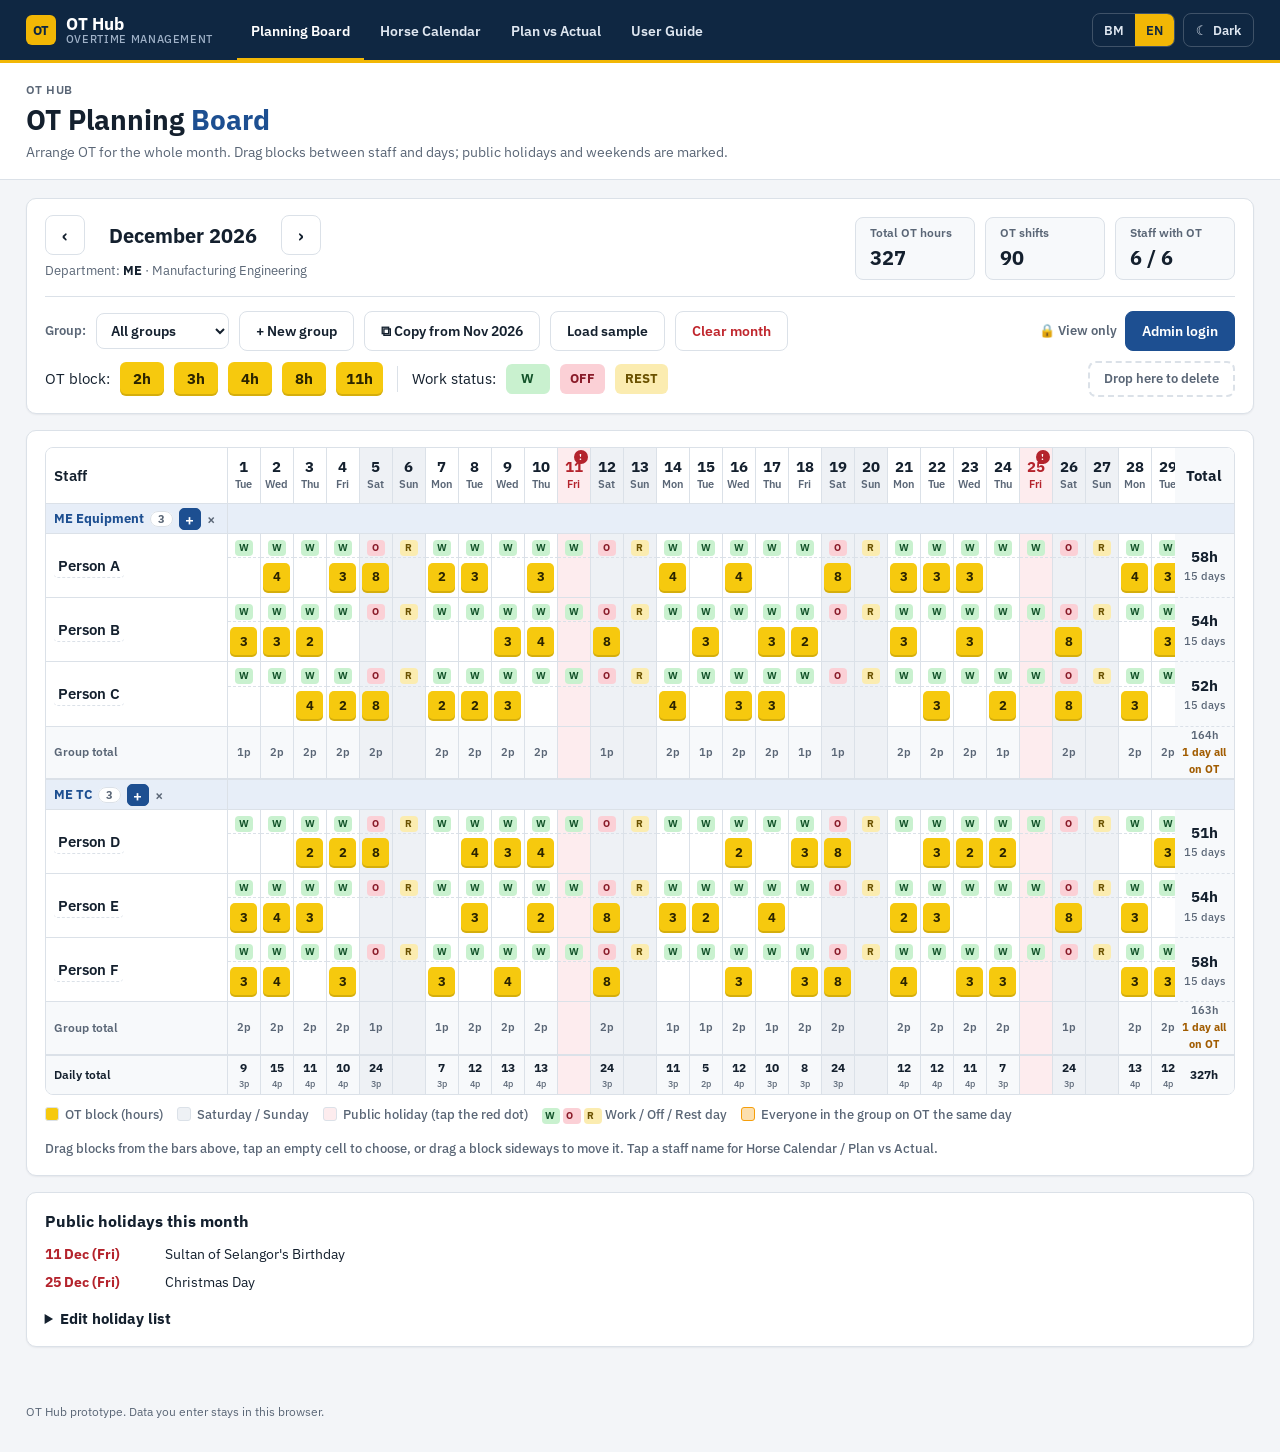
<file: index.html>
<!DOCTYPE html>
<html lang="en">
<head>
<meta charset="utf-8">
<meta name="viewport" content="width=device-width, initial-scale=1">
<title>Planning Board · OT Hub</title>
<link rel="stylesheet" href="hub.css">
<style>
body{-webkit-user-select:none;user-select:none}
.bar{display:flex;flex-wrap:wrap;gap:12px;align-items:center;justify-content:space-between}
.month{display:flex;align-items:center;gap:8px}
.month h2{margin:0;font-size:20px;font-weight:700;min-width:180px;text-align:center}
button.ico{width:40px;padding:0;font-size:18px}
.stats{display:flex;gap:10px;flex-wrap:wrap}
.stat{background:var(--soft);border:1px solid var(--line);border-radius:8px;padding:6px 14px;min-width:120px}
.stat small{display:block;color:var(--mute);font-size:12px;font-weight:600}
.stat b{font-size:20px;font-variant-numeric:tabular-nums}
.pal{display:flex;flex-wrap:wrap;gap:10px;align-items:center;margin-top:14px;padding-top:14px;border-top:1px solid var(--line)}
.pal .lbl{font-size:13px;font-weight:600;color:var(--mute)}
.chip{display:inline-flex;align-items:center;justify-content:center;min-width:44px;height:34px;padding:0 10px;border-radius:6px;background:var(--ot);color:var(--otInk);font-weight:700;font-size:15px;cursor:grab;touch-action:none;box-shadow:inset 0 -2px 0 #00000022}
.chip:active{cursor:grabbing}
.trash{margin-left:auto;display:flex;align-items:center;gap:6px;border:2px dashed var(--line);border-radius:8px;padding:6px 14px;color:var(--mute);font-weight:600;font-size:13px}
.trash.hot{border-color:var(--bad);color:var(--bad);background:var(--ph)}
.wrap{overflow:auto;border-radius:8px;border:1px solid var(--line);max-height:72vh}
table{width:100%;border-collapse:separate;border-spacing:0;font-variant-numeric:tabular-nums}
th,td{border-right:1px solid var(--line);border-bottom:1px solid var(--line);padding:0;text-align:center}
thead th{position:sticky;top:0;background:var(--card);z-index:3}
.nm{position:sticky;left:0;z-index:2;background:var(--card);text-align:left;min-width:150px;padding:0 8px;font-weight:600;white-space:nowrap}
thead .nm{z-index:4}
.day{width:33px;min-width:33px;height:56px;line-height:1.1}
.day .d{font-size:15px;font-weight:700;display:block}
.day .w{font-size:11px;color:var(--mute);font-weight:600}
.wkend{background:var(--we)!important}
.hol{background:var(--ph)!important}
.day.hol .d,.day.hol .w{color:var(--phInk)}
tr.hl th{height:92px;background:var(--card);vertical-align:middle}
.hp{display:inline-block;writing-mode:vertical-rl;transform:rotate(180deg);border-radius:4px;background:var(--phInk);color:var(--card);font-size:10px;font-weight:700;line-height:1.1;padding:6px 3px;cursor:help;max-height:86px;overflow:hidden;white-space:nowrap}
td.cell{width:33px;height:44px;position:relative;background:var(--card)}
td.cell.tgt{outline:3px solid var(--pri);outline-offset:-3px;background:var(--priSoft)!important}
td.cell.paste{cursor:copy}
td.cell .chip{min-width:27px;height:30px;padding:0 2px;font-size:13px;border-radius:5px}
td.tot,th.tot{position:sticky;right:0;background:var(--soft);min-width:60px;font-weight:700;z-index:2}
thead th.tot{z-index:4}
td.tot small{display:block;font-size:11px;color:var(--mute);font-weight:500}
tfoot td{background:var(--soft);font-weight:700;font-size:12px;height:40px}
tfoot td small{display:block;font-size:9px;color:var(--mute);font-weight:500}
tfoot .nm{background:var(--soft)}
.nm .pn{outline:none;border-radius:4px;padding:2px 4px;cursor:text;-webkit-user-select:text;user-select:text}
.nm .pn:focus{background:var(--priSoft)}
.nm .x{border:0;background:none;min-height:0;padding:0 4px;color:var(--mute);font-size:16px;float:right}
.ghost{position:fixed;pointer-events:none;z-index:99;transform:translate(-50%,-50%) scale(1.12);box-shadow:0 10px 24px #0005}
.pop{position:fixed;z-index:60;background:var(--card);border:1px solid var(--line);border-radius:10px;box-shadow:0 12px 32px #0f172a40;padding:10px;display:none;gap:8px;align-items:center}
.pop.on{display:flex}
.pop span{font-weight:700;font-size:18px;min-width:44px;text-align:center}
.pop button{min-height:36px;padding:0 10px}
.legend{display:flex;flex-wrap:wrap;gap:14px;font-size:13px;color:var(--mute);font-weight:500;margin-top:10px}
.legend i{display:inline-block;width:14px;height:14px;border-radius:3px;vertical-align:-2px;margin-right:6px;border:1px solid var(--line)}
.hlist{margin:10px 0 0;padding:0;list-style:none;display:grid;gap:6px}
.hlist li{display:flex;gap:10px;align-items:center;font-size:14px;flex-wrap:wrap}
.hlist .dt{font-weight:700;color:var(--phInk);min-width:110px}
.tag{font-size:11px;font-weight:700;padding:2px 8px;border-radius:999px;background:var(--priSoft);color:var(--warn)}
.toast{position:fixed;left:50%;bottom:18px;transform:translateX(-50%);background:var(--bar);color:#fff;padding:10px 16px;border-radius:8px;font-weight:600;font-size:14px;opacity:0;transition:opacity .2s;pointer-events:none;z-index:80}
.toast.on{opacity:1}
textarea{-webkit-user-select:text;user-select:text}
.mblock{display:grid;gap:6px}
#gview{min-height:36px;padding:4px 10px;font-weight:600;font-size:14px;background:var(--card)}
.gform{display:flex;gap:6px;align-items:center}.gform[hidden]{display:none}
.gform input{min-height:36px;width:220px;font-size:14px}.gform button{min-height:36px}
tr.wsr td,tr.wsr th{height:22px}
tr.wsr td{border-bottom:1px dashed var(--line)}
td.wsc{background:var(--card)}
.st{display:inline-block;min-width:18px;padding:0 3px;border-radius:4px;font-size:10px;font-weight:700;line-height:16px}
.stW{background:#c9f1cf;color:#13532a}.stO{background:#fbd0d6;color:#8a1c2a}.stR{background:#fbecb0;color:#6b5200}
:root[data-theme=dark] .stW{background:#1d4a2b;color:#a6efb9}:root[data-theme=dark] .stO{background:#56202a;color:#ffb3bd}:root[data-theme=dark] .stR{background:#4f4111;color:#ffe48a}
tr.otr td.cell{height:40px}
.pnew,.pedit{display:flex;gap:6px;align-items:center;flex-wrap:wrap}
.pnew .lbl{font-size:13px;font-weight:600;color:var(--mute);margin-right:2px}
.pk{min-width:40px;height:32px;cursor:pointer;border:0;font-size:14px}
tr.grp .x.gdel{float:none;font-size:14px;margin-left:2px;vertical-align:middle}
.dept{font-size:13px;color:var(--mute)}.dept b{color:var(--ink)}
.hub-seg2{display:flex;border:1px solid var(--line);border-radius:8px;overflow:hidden}
.hub-seg2 button{min-height:34px;border:0;border-radius:0;background:var(--card);color:var(--ink);font-size:13px;padding:0 12px}
.hub-seg2 button+button{border-left:1px solid var(--line)}
.hub-seg2 button.on{background:var(--pri);color:var(--priInk)}
.sep{width:1px;height:26px;background:var(--line);margin:0 4px}
tr.grp th,tr.grp td{background:var(--priSoft);height:30px;border-bottom:1px solid var(--line)}
tr.grp .nm{background:var(--priSoft);font-weight:700;color:var(--pri)}
.gname{font-size:13px}
.gcnt{font-size:11px;font-weight:700;background:var(--card);color:var(--mute);border:1px solid var(--line);border-radius:999px;padding:0 7px;margin-left:2px}
.gadd{min-height:0;height:22px;width:22px;padding:0;border-radius:5px;font-size:15px;line-height:1;margin-left:6px;vertical-align:middle}
tr.gsum th,tr.gsum td{background:var(--soft);font-size:11px;font-weight:600;color:var(--mute);height:26px;border-bottom:2px solid var(--line)}
tr.gsum .nm{font-size:12px}
tr.gsum td.ov{background:#f59e0b33!important;color:var(--warn);font-weight:700;box-shadow:inset 0 0 0 2px #f59e0b}
.ovc{color:var(--warn)!important;font-weight:700!important}
.lov{background:#f59e0b55!important;border-color:#f59e0b!important}
/* v4 additions */
.day{position:relative}
.hico{position:absolute;top:2px;right:2px;width:14px;height:14px;min-height:0;padding:0;border:0;border-radius:50%;background:var(--phInk);color:#fff;font:700 9px/14px var(--font);cursor:pointer}
.tip{position:fixed;z-index:70;background:var(--bar);color:#fff;font-size:13px;font-weight:600;padding:8px 12px;border-radius:8px;box-shadow:0 8px 24px #0004;pointer-events:none;max-width:260px}
.tip small{display:block;color:#b9c6d6;font-weight:500}
.pal2{display:flex;flex-wrap:wrap;gap:10px;align-items:center;margin-top:10px}
.wchip{display:inline-flex;align-items:center;justify-content:center;min-width:44px;height:30px;padding:0 10px;border-radius:6px;font-weight:700;font-size:13px;cursor:grab;touch-action:none}
td.wsc .st{cursor:grab;touch-action:none}
td.wsc.tgt{outline:3px solid var(--pri);outline-offset:-3px}
.pn{cursor:pointer;font-weight:600;border-bottom:1px dashed var(--line)}
.pn:hover{color:var(--pri);border-bottom-color:var(--pri)}
.menu{position:fixed;z-index:65;background:var(--card);border:1px solid var(--line);border-radius:10px;box-shadow:0 12px 32px #0f172a40;padding:6px;display:none;min-width:230px}
.menu.on{display:block}
.menu .mh{font-size:12px;font-weight:700;color:var(--mute);padding:6px 10px 4px;text-transform:uppercase;letter-spacing:.04em}
.menu button{display:flex;width:100%;justify-content:flex-start;gap:8px;background:none;border:0;color:var(--ink);min-height:36px;padding:0 10px;font-weight:600;border-radius:6px}
.menu button:hover{background:var(--soft);filter:none}
.menu button.d{color:var(--bad)}
.menu hr{border:0;border-top:1px solid var(--line);margin:4px 0}
.adm{display:flex;align-items:center;gap:8px;margin-left:auto}
.adm .badge{display:inline-flex;align-items:center;gap:6px;background:#0f7a4a1a;color:var(--ok);border:1px solid #0f7a4a55;border-radius:999px;padding:4px 12px;font-weight:700;font-size:13px;font-variant-numeric:tabular-nums}
.adm .badge i{width:8px;height:8px;border-radius:50%;background:var(--ok);display:inline-block}
.lockbar{display:flex;align-items:center;gap:6px;color:var(--mute);font-size:13px;font-weight:600}
.modal{position:fixed;inset:0;z-index:90;background:#0b162499;display:none;align-items:center;justify-content:center;padding:16px}
.modal.on{display:flex}
.mbox{background:var(--card);border:1px solid var(--line);border-radius:12px;max-width:380px;width:100%;padding:20px;box-shadow:0 20px 50px #0006}
.mbox h3{margin:0 0 6px;font-size:18px}
.mbox p{margin:0 0 14px;color:var(--mute);font-size:14px}
.mbox label{display:grid;gap:4px;font-size:13px;font-weight:600;color:var(--mute);margin-bottom:10px}
.mbox input{width:100%;-webkit-user-select:text;user-select:text}
.mbox .act{display:flex;gap:8px;justify-content:flex-end;margin-top:6px}
.mbox .err{color:var(--bad);font-size:13px;font-weight:600;min-height:18px;margin:0}
.warnico{width:40px;height:40px;border-radius:50%;background:#f59e0b22;color:var(--warn);display:grid;place-items:center;font-weight:800;font-size:20px;margin-bottom:10px}
body.view .chip:not(.pk),body.view .wchip,body.view td.wsc .st{cursor:not-allowed}
</style>
</head>
<body data-page="board">
<header id="hub"></header><script src="hub.js"></script>
<main>
  <section class="card">
    <div class="bar">
      <div class="mblock"><div class="month"><button class="alt ico" id="prev" aria-label="Previous month">‹</button><h2 id="mTitle"></h2><button class="alt ico" id="next" aria-label="Next month">›</button></div><div class="dept"><span data-t="dept"></span> <b>ME</b> · Manufacturing Engineering</div></div>
      <div class="stats">
        <div class="stat"><small data-t="sHrs"></small><b id="sHrs">0</b></div>
        <div class="stat"><small data-t="sCnt"></small><b id="sCnt">0</b></div>
        <div class="stat"><small data-t="sPpl"></small><b id="sPpl">0</b></div>
      </div>
    </div>
    <div class="pal">
      <span class="lbl" data-t="grpL"></span><select id="gview" aria-label="Group"></select>
      <button class="alt" id="gNew" type="button" data-t="gNew"></button>
      <form id="gForm" class="gform" hidden><input id="gName" maxlength="40" data-tp="gPh" aria-label="Group name"><button type="submit" data-t="gAdd"></button><button type="button" class="alt" id="gCancel" data-t="cancel"></button></form>
      <button class="alt" id="copyPrev" type="button"></button>
      <button class="alt" id="sample" type="button" data-t="sample"></button>
      <button class="warn" id="clear" type="button" data-t="clear"></button>
      <div class="adm" id="adm"></div>
    </div>
    <div class="pal2">
      <span class="lbl" data-t="drag"></span>
      <span class="chip" data-new="2">2h</span><span class="chip" data-new="3">3h</span><span class="chip" data-new="4">4h</span><span class="chip" data-new="8">8h</span><span class="chip" data-new="11">11h</span>
      <span class="sep"></span>
      <span class="lbl" data-t="dragWs"></span>
      <span class="wchip stW" data-nws="W">W</span><span class="wchip stO" data-nws="O">OFF</span><span class="wchip stR" data-nws="R">REST</span>
      <div class="trash" id="trash" data-t="trash"></div>
    </div>
  </section>

  <section class="card">
    <div class="wrap" id="wrap"><table id="grid"></table></div>
    <div class="legend"><span><i style="background:var(--ot)"></i><span data-t="lgOt"></span></span><span><i style="background:var(--we)"></i><span data-t="lgWe"></span></span><span><i style="background:var(--ph)"></i><span data-t="lgPh"></span></span><span><span class="st stW">W</span> <span class="st stO">O</span> <span class="st stR">R</span> <span data-t="lgWs"></span></span><span><i class="lov"></i><span data-t="lgOv"></span></span><span data-t="lgTip"></span></div>
  </section>

  <section class="card">
    <h2 style="margin:0" data-t="hTitle"></h2>
    <ul class="hlist" id="hlist"></ul>
    <details style="margin-top:14px"><summary data-t="hEdit"></summary>
      <textarea id="hol"></textarea>
      <p class="hint" data-t="hHint"></p>
      <button id="holSave" style="margin-top:8px" data-t="hSave"></button>
    </details>
  </section>
</main>

<div class="pop" id="pop" role="dialog" aria-label="OT block">
  <div class="pnew" id="pNew"><span class="lbl" data-t="pick"></span><button type="button" class="chip pk" data-h="1">1h</button><button type="button" class="chip pk" data-h="2">2h</button><button type="button" class="chip pk" data-h="3">3h</button><button type="button" class="chip pk" data-h="4">4h</button><button type="button" class="chip pk" data-h="5">5h</button><button type="button" class="chip pk" data-h="8">8h</button><button type="button" class="chip pk" data-h="11">11h</button><button class="alt" type="button" data-pclose aria-label="Close">✕</button></div>
  <div class="pnew" id="pWs"><span class="lbl" data-t="pickWs"></span><button type="button" class="wchip stW pw" data-w="W">W</button><button type="button" class="wchip stO pw" data-w="O">OFF</button><button type="button" class="wchip stR pw" data-w="R">REST</button><button class="alt" type="button" data-pclose aria-label="Close">✕</button></div>
  <div class="pedit" id="pEdit">
    <button class="alt" id="pMinus" type="button" aria-label="Less hours">−</button><span id="pVal">3</span><button class="alt" id="pPlus" type="button" aria-label="More hours">+</button>
    <button class="alt" id="pCopy" type="button" data-t="copy"></button><button class="warn" id="pDel" type="button" data-t="del"></button><button class="alt" type="button" data-pclose aria-label="Close">✕</button>
  </div>
</div>
<div class="menu" id="menu" role="menu"></div>
<div class="tip" id="tip" hidden></div>
<div class="toast" id="toast"></div>

<div class="modal" id="mLock" role="dialog" aria-modal="true" aria-labelledby="mLockT">
  <div class="mbox"><div class="warnico">!</div><h3 id="mLockT" data-t="lockT"></h3><p data-t="lockP"></p>
    <div class="act"><button class="alt" type="button" data-mclose data-t="cancel"></button><button type="button" id="lockLogin" data-t="login"></button></div></div>
</div>
<div class="modal" id="mLogin" role="dialog" aria-modal="true" aria-labelledby="mLoginT">
  <form class="mbox" id="loginForm"><h3 id="mLoginT" data-t="loginT"></h3><p data-t="loginP"></p>
    <label><span data-t="uid"></span><input id="uid" autocomplete="username" inputmode="numeric"></label>
    <label><span data-t="pwd"></span><input id="pwd" type="password" autocomplete="current-password"></label>
    <p class="err" id="lErr"></p>
    <div class="act"><button class="alt" type="button" data-mclose data-t="cancel"></button><button type="submit" data-t="login"></button></div></form>
</div>

<script>
{
const $ = id => document.getElementById(id);
const DEF_HOL = `2026-12-11 Sultan of Selangor's Birthday
2026-12-25 Christmas Day
2027-01-01 New Year's Day
2027-02-01 Federal Territory Day
2027-02-06 Chinese New Year
2027-02-07 Chinese New Year (2nd day)`;
const pad = n => String(n).padStart(2, "0");
const iso = (y, m, d) => `${y}-${pad(m + 1)}-${pad(d)}`;
const esc = s => String(s).replace(/[&<>"]/g, c => ({"&": "&amp;", "<": "&lt;", ">": "&gt;", '"': "&quot;"}[c]));

// ---------- text ----------
const TX = {
 en: {sHrs:"Total OT hours", sCnt:"OT shifts", sPpl:"Staff with OT", drag:"OT block:", dragWs:"Work status:", sample:"Load sample", clear:"Clear month", clearQ:"Tap again to clear", trash:"Drop here to delete",
  dept:"Department:", grpL:"Group:", all:"All groups", gNew:"+ New group", gAdd:"Create", cancel:"Cancel", gPh:"New group name, e.g. ME Process", gMade:n=>`Group "${n}" created. Use + on the group to add staff.`, gDel:"Delete group", addTo:"Add staff to",
  lgOt:"OT block (hours)", lgWe:"Saturday / Sunday", lgPh:"Public holiday (tap the red dot)", lgWs:"Work / Off / Rest day", lgOv:"Everyone in the group on OT the same day",
  lgTip:"Drag blocks from the bars above, tap an empty cell to choose, or drag a block sideways to move it. Tap a staff name for Horse Calendar / Plan vs Actual.",
  hTitle:"Public holidays this month", hEdit:"Edit holiday list", hHint:"One per line: YYYY-MM-DD Name. Shared with the Horse Calendar.", hSave:"Save holidays", copy:"Copy", del:"Delete",
  staff:"Staff", total:"Total", dtot:"Daily total", gtot:"Group total", day:"day", days:"days", noHol:"No public holidays in this month.", sun:"Falls on Sunday: check replacement holiday", sat:"Falls on Saturday",
  tDel:"OT block deleted", tCopy:v=>`Copied ${v}h. Tap empty cells to paste. Press Esc or tap outside the board to stop.`, tRm:n=>`${n} removed`, rmQ:"Remove?", tSample:"Sample plan loaded (December 2026)", tClr:"Month cleared", tHol:"Holidays saved", person:"Person",
  copyPrev:m=>`⧉ Copy from ${m}`, copyQ:"Tap again to replace this month", tCopied:(a,b,n)=>`Copied ${a} → ${b}: ${n} OT blocks. Adjust and you are done.`, noSrc:m=>`${m} has no OT to copy.`, pick:"OT hours:", pickWs:"Work status:", wsName:{W:"Working day",O:"Off day",R:"Rest day"}, ovTip:n=>`${n} staff from this group on OT this day`, ovN:n=>`${n} day${n>1?"s":""} all on OT`,
  mOpen:"Open this person in", mCal:"Horse Calendar", mPlan:"Plan vs Actual", mRen:"Rename", mDel:"Remove from board", renQ:"New name",
  adminIn:"Admin login", adminOn:"Admin", adminOut:"Exit admin", viewOnly:"View only", lockT:"Admin permission needed", lockP:"This board is locked. Only an admin can add, move or change OT blocks and work status.", login:"Log in", loginT:"Admin login", loginP:"Enter your admin ID and password.", uid:"Admin ID", pwd:"Password", bad:"Wrong ID or password.", tIn:"Admin mode on. It ends after 3 minutes without activity.", tOut:"Admin mode ended.", tIdle:"Admin mode ended after 3 minutes without activity.", left:"left",
  WD:["Sun","Mon","Tue","Wed","Thu","Fri","Sat"], MN:["January","February","March","April","May","June","July","August","September","October","November","December"]},
 ms: {sHrs:"Jumlah jam OT", sCnt:"Syif OT", sPpl:"Pekerja ada OT", drag:"Blok OT:", dragWs:"Status kerja:", sample:"Isi contoh", clear:"Kosongkan bulan", clearQ:"Tekan lagi untuk kosongkan", trash:"Lepas di sini untuk padam",
  dept:"Jabatan:", grpL:"Grup:", all:"Semua grup", gNew:"+ Grup baru", gAdd:"Cipta", cancel:"Batal", gPh:"Nama grup baru, cth ME Process", gMade:n=>`Grup "${n}" dicipta. Guna + pada grup untuk tambah pekerja.`, gDel:"Padam grup", addTo:"Tambah pekerja ke",
  lgOt:"Blok OT (jam)", lgWe:"Sabtu / Ahad", lgPh:"Cuti umum (ketik titik merah)", lgWs:"Kerja / Off / Rehat", lgOv:"Semua ahli grup OT pada hari sama",
  lgTip:"Heret blok dari bar di atas, ketik petak kosong untuk pilih, atau heret blok ke tepi untuk alih. Ketik nama pekerja untuk Kalendar Kuda / Plan vs Actual.",
  hTitle:"Cuti umum bulan ini", hEdit:"Ubah senarai cuti", hHint:"Satu baris setiap cuti: YYYY-MM-DD Nama. Dikongsi dengan Kalendar Kuda.", hSave:"Simpan cuti", copy:"Salin", del:"Padam",
  staff:"Pekerja", total:"Jumlah", dtot:"Jumlah harian", gtot:"Jumlah grup", day:"hari", days:"hari", noHol:"Tiada cuti umum bulan ini.", sun:"Jatuh hari Ahad: semak cuti ganti", sat:"Jatuh hari Sabtu",
  tDel:"Blok OT dipadam", tCopy:v=>`${v}j disalin. Ketik petak kosong untuk tampal. Tekan Esc atau ketik luar papan untuk berhenti.`, tRm:n=>`${n} dibuang`, rmQ:"Buang?", tSample:"Contoh dimuatkan (Disember 2026)", tClr:"Bulan dikosongkan", tHol:"Cuti disimpan", person:"Person",
  copyPrev:m=>`⧉ Salin dari ${m}`, copyQ:"Tekan lagi untuk ganti bulan ini", tCopied:(a,b,n)=>`Disalin ${a} → ${b}: ${n} blok OT. Ubah sikit dan siap.`, noSrc:m=>`${m} tiada OT untuk disalin.`, pick:"Jam OT:", pickWs:"Status kerja:", wsName:{W:"Hari bekerja",O:"Hari cuti (OFF)",R:"Hari rehat (REST)"}, ovTip:n=>`${n} pekerja grup ini OT hari ini`, ovN:n=>`${n} hari semua OT`,
  mOpen:"Buka pekerja ini di", mCal:"Kalendar Kuda", mPlan:"Plan vs Actual", mRen:"Tukar nama", mDel:"Buang dari papan", renQ:"Nama baru",
  adminIn:"Log masuk admin", adminOn:"Admin", adminOut:"Keluar admin", viewOnly:"Lihat sahaja", lockT:"Perlu kebenaran admin", lockP:"Papan ini dikunci. Hanya admin boleh tambah, alih atau ubah blok OT dan status kerja.", login:"Log masuk", loginT:"Log masuk admin", loginP:"Masukkan ID dan kata laluan admin.", uid:"ID admin", pwd:"Kata laluan", bad:"ID atau kata laluan salah.", tIn:"Mod admin aktif. Tamat selepas 3 minit tanpa aktiviti.", tOut:"Mod admin tamat.", tIdle:"Mod admin tamat selepas 3 minit tanpa aktiviti.", left:"lagi",
  WD:["Ahd","Isn","Sel","Rab","Kha","Jum","Sab"], MN:["Januari","Februari","Mac","April","Mei","Jun","Julai","Ogos","September","Oktober","November","Disember"]}
};
let X = TX.en;
function applyT() { X = TX[(window.HUB && HUB.lang) || "en"] || TX.en; document.querySelectorAll("[data-t]").forEach(e => e.textContent = X[e.dataset.t]); document.querySelectorAll("[data-tp]").forEach(e => e.placeholder = X[e.dataset.tp]); }

// ---------- state ----------
const KEY = "otb:v4";
let S = null;
function seeded(seed) { let s = seed >>> 0; return () => { s = (s * 1664525 + 1013904223) >>> 0; return s / 4294967296; }; }
function sample() {
  const groups = [{id: "eq", name: "ME Equipment"}, {id: "tc", name: "ME TC"}];
  const people = ["Person A","Person B","Person C","Person D","Person E","Person F"].map((n, i) => ({id: "p" + (i + 1), name: n, g: i < 3 ? "eq" : "tc"}));
  const y = 2026, m = 11, nd = 31, H = holidays(DEF_HOL), rnd = seeded(20261201), ot = {};
  // Each person: 3 OT per week (Mon-Sun). Saturdays (OFF day) are 8h, twice a month; the rest are weekday OT after the shift.
  const sat = {p1: [5, 19], p2: [12, 26], p3: [5, 26], p4: [5, 19], p5: [12, 26], p6: [12, 19]};
  const weeks = []; let cur = [];
  for (let d = 1; d <= nd; d++) { cur.push(d); if (new Date(y, m, d).getDay() === 0 || d === nd) { weeks.push(cur); cur = []; } }
  for (const G of groups) {
    const mem = people.filter(P => P.g === G.id);
    for (const wk of weeks) {
      const load = {};
      const order = mem.slice().sort(() => rnd() - .5);
      for (const P of order) {
        let need = 3;
        for (const d of wk) if (sat[P.id].includes(d)) { ot[`${P.id}|${iso(y, m, d)}`] = 8; load[d] = (load[d] || 0) + 1; need--; }
        const cand = wk.filter(d => { const w = new Date(y, m, d).getDay(); return w >= 1 && w <= 5 && !H[iso(y, m, d)]; })
          .map(d => ({d, r: rnd()})).sort((a, b) => (load[a.d] || 0) - (load[b.d] || 0) || a.r - b.r);
        for (const {d} of cand.slice(0, need)) { ot[`${P.id}|${iso(y, m, d)}`] = [3, 3, 3, 2, 4][Math.floor(rnd() * 5)]; load[d] = (load[d] || 0) + 1; }
      }
    }
  }
  return {y, m, dept: "ME", groups, people, ot, ws: {}, view: "all"};
}
function load() { try { S = JSON.parse(localStorage.getItem(KEY)); } catch (e) {} if (!S || !S.people || !S.groups) { S = sample(); save(); } if (!S.ws) S.ws = {}; }
function save() { try { localStorage.setItem(KEY, JSON.stringify(S)); } catch (e) {} }
function holText() { try { return localStorage.getItem("kk-hol") || DEF_HOL; } catch (e) { return DEF_HOL; } }
function holidays(txt) {
  const h = {};
  for (const l of (txt || holText()).split(/\r?\n/)) { const m = l.match(/(\d{4})-(\d{1,2})-(\d{1,2})\s*(.*)/); if (m) h[iso(+m[1], +m[2] - 1, +m[3])] = m[4].trim() || "Public holiday"; }
  return h;
}
const defWs = w => w === 0 ? "R" : w === 6 ? "O" : "W";
const wkOf = k => new Date(k + "T12:00").getDay();
function wsOf(pid, k) { return S.ws[`${pid}|${k}`] || defWs(wkOf(k)); }
function setWs(pid, k, v) { const key = `${pid}|${k}`; if (v === defWs(wkOf(k))) delete S.ws[key]; else S.ws[key] = v; }

// ---------- admin ----------
const IDLE = 180;
let admin = false, idleLeft = IDLE, idleT = null;
try { const u = +sessionStorage.getItem("otb-admin-until"); if (u > Date.now()) { admin = true; idleLeft = Math.round((u - Date.now()) / 1000); } } catch (e) {}
function paintAdmin() {
  document.body.classList.toggle("view", !admin);
  const mm = `${Math.floor(idleLeft / 60)}:${pad(idleLeft % 60)}`;
  $("adm").innerHTML = admin
    ? `<span class="badge" title="${X.tIn}"><i></i>${X.adminOn} · ${mm} ${X.left}</span><button class="alt" type="button" id="aOut">${X.adminOut}</button>`
    : `<span class="lockbar">🔒 ${X.viewOnly}</span><button type="button" id="aIn">${X.adminIn}</button>`;
}
function startAdmin() { admin = true; idleLeft = IDLE; tick(); clearInterval(idleT); idleT = setInterval(tick, 1000); toast(X.tIn); }
function stopAdmin(msg) { admin = false; clearInterval(idleT); try { sessionStorage.removeItem("otb-admin-until"); } catch (e) {} closePop(); paintAdmin(); toast(msg || X.tOut); }
function tick() { if (!admin) return; idleLeft--; if (idleLeft <= 0) return stopAdmin(X.tIdle); try { sessionStorage.setItem("otb-admin-until", Date.now() + idleLeft * 1000); } catch (e) {} paintAdmin(); }
function poke() { if (admin) { idleLeft = IDLE; } }
["pointerdown", "keydown", "wheel"].forEach(ev => document.addEventListener(ev, poke, {passive: true}));
if (admin) { clearInterval(idleT); idleT = setInterval(tick, 1000); }
function can() { if (admin) return true; openModal("mLock"); return false; }
function openModal(id) { $(id).classList.add("on"); if (id === "mLogin") { $("lErr").textContent = ""; $("uid").value = ""; $("pwd").value = ""; setTimeout(() => $("uid").focus(), 50); } else setTimeout(() => $("lockLogin").focus(), 50); }
function closeModal() { document.querySelectorAll(".modal").forEach(m => m.classList.remove("on")); }
document.addEventListener("click", e => {
  if (e.target.closest("[data-mclose]") || e.target.classList.contains("modal")) closeModal();
  if (e.target.closest("#aIn") || e.target.closest("#lockLogin")) { closeModal(); openModal("mLogin"); }
  if (e.target.closest("#aOut")) stopAdmin();
});
$("loginForm").onsubmit = e => {
  e.preventDefault();
  if ($("uid").value.trim() === "1" && $("pwd").value === "1") { closeModal(); startAdmin(); }
  else { $("lErr").textContent = X.bad; $("pwd").value = ""; $("pwd").focus(); }
};

// ---------- render ----------
function render() {
  const {y, m} = S, nd = new Date(y, m + 1, 0).getDate(), H = holidays();
  $("mTitle").textContent = `${X.MN[m]} ${y}`;
  const days = [];
  for (let d = 1; d <= nd; d++) { const k = iso(y, m, d), w = new Date(y, m, d).getDay(); days.push({d, k, w, hol: H[k], wk: w === 0 || w === 6}); }
  const cls = D => D.hol ? "hol" : D.wk ? "wkend" : "";
  let h = `<thead><tr><th class="nm">${X.staff}</th>`;
  for (const D of days) h += `<th class="day ${cls(D)}"><span class="d">${D.d}</span><span class="w">${X.WD[D.w]}</span>${D.hol ? `<button type="button" class="hico" data-hol="${D.k}" aria-label="${esc(D.hol)}">!</button>` : ""}</th>`;
  h += `<th class="tot">${X.total}</th></tr></thead><tbody>`;
  const dayTot = days.map(() => ({h: 0, n: 0}));
  let gH = 0, gN = 0, ppl = 0, shown = 0;
  for (const G of S.groups.filter(G => S.view === "all" || S.view === G.id)) {
    const mem = S.people.filter(P => P.g === G.id), gt = days.map(() => ({h: 0, n: 0}));
    h += `<tr class="grp"><th class="nm"><span class="gname">${esc(G.name)}</span> <span class="gcnt">${mem.length}</span><button type="button" class="gadd" data-add="${G.id}" title="${X.addTo} ${esc(G.name)}" aria-label="${X.addTo} ${esc(G.name)}">+</button><button type="button" class="x gdel" data-gdel="${G.id}" title="${X.gDel}" aria-label="${X.gDel} ${esc(G.name)}">×</button></th><td class="grow" colspan="${days.length + 1}"></td></tr>`;
    for (const P of mem) {
      let pH = 0, pN = 0, rowOt = ""; shown++;
      h += `<tr class="wsr"><th class="nm" rowspan="2"><span class="pn" role="button" tabindex="0" data-pm="${P.id}">${esc(P.name)}</span></th>`;
      for (const D of days) { const w = wsOf(P.id, D.k); h += `<td class="wsc ${cls(D)}" data-p="${P.id}" data-k="${D.k}" title="${X.wsName[w]}"><span class="st st${w}" data-ws="${w}" data-p="${P.id}" data-k="${D.k}">${w}</span></td>`; }
      days.forEach((D, i) => {
        const v = S.ot[`${P.id}|${D.k}`];
        if (v) { pH += v; pN++; dayTot[i].h += v; dayTot[i].n++; gt[i].h += v; gt[i].n++; }
        rowOt += `<td class="cell ${cls(D)}" data-p="${P.id}" data-k="${D.k}">${v ? `<span class="chip" data-p="${P.id}" data-k="${D.k}">${v}</span>` : ""}</td>`;
      });
      if (pN) ppl++; gH += pH; gN += pN;
      h += `<td class="tot" rowspan="2">${pH}h<small>${pN} ${pN === 1 ? X.day : X.days}</small></td></tr><tr class="otr">${rowOt}</tr>`;
    }
    const lim = Math.max(2, mem.length), gSum = gt.reduce((a, b) => a + b.h, 0), ov = gt.filter(t => t.n >= lim).length;
    h += `<tr class="gsum"><th class="nm">${X.gtot}</th>`;
    days.forEach((D, i) => h += `<td class="${cls(D)}${gt[i].n >= lim ? " ov" : ""}"${gt[i].n ? ` title="${X.ovTip(gt[i].n)}"` : ""}>${gt[i].n ? gt[i].n + "p" : ""}</td>`);
    h += `<td class="tot">${gSum}h${ov ? `<small class="ovc">${X.ovN(ov)}</small>` : ""}</td></tr>`;
  }
  h += `</tbody><tfoot><tr><td class="nm">${X.dtot}</td>`;
  days.forEach((D, i) => h += `<td class="${cls(D)}">${dayTot[i].h || ""}<small>${dayTot[i].n ? dayTot[i].n + "p" : ""}</small></td>`);
  h += `<td class="tot">${gH}h</td></tr></tfoot>`;
  $("grid").innerHTML = h;
  $("sHrs").textContent = gH; $("sCnt").textContent = gN; $("sPpl").textContent = `${ppl} / ${shown}`;
  $("gview").innerHTML = [["all", X.all], ...S.groups.map(G => [G.id, G.name])].map(([v, t]) => `<option value="${v}"${v === S.view ? " selected" : ""}>${esc(t)}</option>`).join("");
  const list = days.filter(D => D.hol);
  $("hlist").innerHTML = list.length ? list.map(D => `<li><span class="dt">${D.d} ${X.MN[m].slice(0, 3)} (${X.WD[D.w]})</span><span>${esc(D.hol)}</span>${D.w === 0 ? `<span class="tag">${X.sun}</span>` : D.w === 6 ? `<span class="tag">${X.sat}</span>` : ""}</li>`).join("") : `<li style="color:var(--mute)">${X.noHol}</li>`;
  $("hol").value = holText();
  const pv = prevYM(); if (!cpArm) $("copyPrev").textContent = X.copyPrev(`${X.MN[pv.m].slice(0, 3)} ${pv.y}`);
  paintAdmin();
}
function toast(t) { const e = $("toast"); e.textContent = t; e.classList.add("on"); clearTimeout(toast.t); toast.t = setTimeout(() => e.classList.remove("on"), 2200); }

// ---------- holiday tooltip ----------
function showTip(b) {
  const k = b.dataset.hol, H = holidays(), r = b.getBoundingClientRect(), t = $("tip");
  t.innerHTML = `${esc(H[k] || "")}<small>${+k.slice(8)} ${X.MN[+k.slice(5, 7) - 1]} · ${X.WD[wkOf(k)]}</small>`; t.hidden = false;
  t.style.left = Math.max(8, Math.min(innerWidth - t.offsetWidth - 8, r.left + r.width / 2 - t.offsetWidth / 2)) + "px"; t.style.top = (r.bottom + 8) + "px";
}
document.addEventListener("pointerover", e => { const b = e.target.closest(".hico"); if (b) showTip(b); });
document.addEventListener("pointerout", e => { if (e.target.closest(".hico")) $("tip").hidden = true; });
document.addEventListener("click", e => { const b = e.target.closest(".hico"); if (b) { showTip(b); clearTimeout(showTip.t); showTip.t = setTimeout(() => $("tip").hidden = true, 3000); } });

// ---------- drag & drop: OT blocks and work status (mouse, touch, pen) ----------
let drag = null, pasteVal = 0;
document.addEventListener("pointerdown", e => {
  const ot = e.target.closest(".chip"), ws = e.target.closest(".wchip,td.wsc .st");
  const el = ot && !ot.classList.contains("pk") ? ot : ws && !ws.classList.contains("pw") ? ws : null;
  if (!el) return;
  e.preventDefault();
  const kind = el.classList.contains("chip") ? "ot" : "ws";
  const fresh = kind === "ot" ? el.dataset.new : el.dataset.nws;
  const val = kind === "ot" ? (fresh ? +fresh : S.ot[`${el.dataset.p}|${el.dataset.k}`]) : (fresh || el.dataset.ws);
  drag = {kind, el, val, x0: e.clientX, y0: e.clientY, moved: false, from: fresh ? null : {p: el.dataset.p, k: el.dataset.k}, ghost: null, tgt: null};
});
document.addEventListener("pointermove", e => {
  if (!drag) return;
  if (!drag.moved && Math.hypot(e.clientX - drag.x0, e.clientY - drag.y0) < 6) return;
  if (!drag.moved) {
    if (!admin) { drag = null; return void can(); }
    drag.moved = true; closePop();
    const g = document.createElement("span"); g.className = (drag.kind === "ot" ? "chip" : `wchip st${drag.val}`) + " ghost"; g.textContent = drag.kind === "ot" ? drag.val + "h" : drag.val;
    document.body.append(g); drag.ghost = g; if (drag.from) drag.el.style.opacity = .3;
  }
  drag.ghost.style.left = e.clientX + "px"; drag.ghost.style.top = e.clientY + "px";
  const at = document.elementFromPoint(e.clientX, e.clientY);
  const cell = at && at.closest(drag.kind === "ot" ? "td.cell" : "td.wsc"), tr = at && at.closest("#trash");
  if (drag.tgt && drag.tgt !== cell) drag.tgt.classList.remove("tgt");
  drag.tgt = cell; if (cell) cell.classList.add("tgt");
  $("trash").classList.toggle("hot", !!tr); drag.trash = !!tr;
  const w = $("wrap"), r = w.getBoundingClientRect();
  if (e.clientX > r.right - 40) w.scrollLeft += 14; else if (e.clientX < r.left + 190 && e.clientX > r.left) w.scrollLeft -= 14;
});
document.addEventListener("pointerup", () => {
  if (!drag) return;
  const d = drag; drag = null;
  if (d.ghost) d.ghost.remove();
  $("trash").classList.remove("hot");
  if (d.tgt) d.tgt.classList.remove("tgt");
  if (!d.moved) {
    if (!d.from) return;                               // tap on palette: nothing
    if (!can()) return;
    if (d.kind === "ot") openPop(d.from, d.el, "edit"); else openPop(d.from, d.el, "ws");
    return;
  }
  if (d.kind === "ot") {
    if (d.trash && d.from) { delete S.ot[`${d.from.p}|${d.from.k}`]; toast(X.tDel); }
    else if (d.tgt) {
      const to = `${d.tgt.dataset.p}|${d.tgt.dataset.k}`;
      if (d.from) { const fr = `${d.from.p}|${d.from.k}`; if (fr !== to) { const old = S.ot[to]; S.ot[to] = d.val; if (old) S.ot[fr] = old; else delete S.ot[fr]; } }
      else S.ot[to] = d.val;
    }
  } else {
    if (d.trash && d.from) setWs(d.from.p, d.from.k, defWs(wkOf(d.from.k)));
    else if (d.tgt) {
      const tp = d.tgt.dataset.p, tk = d.tgt.dataset.k;
      if (d.from) { const old = wsOf(tp, tk); setWs(tp, tk, d.val); setWs(d.from.p, d.from.k, old); }   // move = swap
      else setWs(tp, tk, d.val);
    }
  }
  save(); render();
});

// ---------- popover: choose hours / status, edit block ----------
let popAt = null;
function openPop(at, el, mode) {
  popAt = at; const p = $("pop");
  $("pNew").style.display = mode === "new" ? "flex" : "none"; $("pWs").style.display = mode === "ws" ? "flex" : "none"; $("pEdit").style.display = mode === "edit" ? "flex" : "none";
  if (mode === "edit") $("pVal").textContent = S.ot[`${at.p}|${at.k}`] + "h";
  p.classList.add("on");
  const r = el.getBoundingClientRect(), pw = p.offsetWidth;
  p.style.left = Math.max(8, Math.min(innerWidth - pw - 8, r.left + r.width / 2 - pw / 2)) + "px";
  p.style.top = (r.bottom + 70 > innerHeight ? r.top - 58 : r.bottom + 8) + "px";
}
function closePop() { $("pop").classList.remove("on"); popAt = null; }
function bump(n) { const k = `${popAt.p}|${popAt.k}`; S.ot[k] = Math.max(1, Math.min(16, S.ot[k] + n)); $("pVal").textContent = S.ot[k] + "h"; save(); const a = popAt; render(); popAt = a; }
$("pMinus").onclick = () => bump(-1);
$("pPlus").onclick = () => bump(1);
$("pDel").onclick = () => { delete S.ot[`${popAt.p}|${popAt.k}`]; save(); closePop(); render(); toast(X.tDel); };
$("pCopy").onclick = () => { pasteVal = S.ot[`${popAt.p}|${popAt.k}`]; closePop(); document.querySelectorAll("td.cell").forEach(c => c.classList.add("paste")); toast(X.tCopy(pasteVal)); };
const stopPaste = () => { pasteVal = 0; document.querySelectorAll("td.cell").forEach(x => x.classList.remove("paste")); };
document.addEventListener("click", e => {
  if (e.target.closest("[data-pclose]")) return closePop();
  const pk = e.target.closest(".pk"); if (pk && popAt) { S.ot[`${popAt.p}|${popAt.k}`] = +pk.dataset.h; save(); closePop(); render(); return; }
  const pw = e.target.closest(".pw"); if (pw && popAt) { setWs(popAt.p, popAt.k, pw.dataset.w); save(); closePop(); render(); return; }
  const c = e.target.closest("td.cell"), wc = e.target.closest("td.wsc");
  if (pasteVal) {
    if (c && !c.querySelector(".chip")) { S.ot[`${c.dataset.p}|${c.dataset.k}`] = pasteVal; save(); render(); document.querySelectorAll("td.cell").forEach(x => x.classList.add("paste")); return; }
    if (!c) stopPaste();
  }
  if (popAt && !e.target.closest(".pop") && !e.target.closest(".chip") && !c && !wc) closePop();
  if (c && !c.querySelector(".chip") && can()) openPop({p: c.dataset.p, k: c.dataset.k}, c, "new");
  else if (wc && !e.target.closest(".st") && can()) openPop({p: wc.dataset.p, k: wc.dataset.k}, wc, "ws");
});
document.addEventListener("keydown", e => { if (e.key === "Escape") { closePop(); closeMenu(); closeModal(); stopPaste(); } });

// ---------- staff menu: open in other pages ----------
function roster(P) {
  const {y, m} = S, nd = new Date(y, m + 1, 0).getDate();
  const g = k => { try { const v = localStorage.getItem("ot:f:" + k); return v === null ? null : JSON.parse(v); } catch (e) { return null; } };
  const mins = t => { const [a, b] = String(t).split(":").map(Number); return a * 60 + (b || 0); };
  const sEnd = mins(g("sEnd") || "17:00"), oStart = mins(g("oStart") || "08:00"), brk = +(g("brk") ?? 1) * 60;
  const hm = t => `${pad(Math.floor(t / 60) % 24)}:${pad(Math.round(t % 60))}`;
  const ks = [], sc = [], wsr = [], otr = []; let tot = 0;
  for (let d = 1; d <= nd; d++) {
    const k = iso(y, m, d), w = wsOf(P.id, k), h = S.ot[`${P.id}|${k}`];
    ks.push(k); wsr.push(w); sc.push(w === "W" ? "M001" : w === "O" ? "OFF" : "REST");
    otr.push(h ? hm((w === "W" ? sEnd : oStart + brk) + h * 60) : ""); tot += h || 0;
  }
  const nm = P.name;
  return [`Fieldname\tName\t${ks.join("\t")}\tTotal OT (Hrs)`, `Shiftcode\t${nm}\t${sc.join("\t")}\t`, `WorkStatus\t${nm}\t${wsr.join("\t")}\t`, `OT\t${nm}\t${otr.join("\t")}\t${tot}`].join("\n");
}
function openMenu(el, pid) {
  const P = S.people.find(p => p.id === pid), mnu = $("menu");
  mnu.innerHTML = `<div class="mh">${esc(P.name)} · ${X.mOpen}</div><button type="button" data-go="cal" data-p="${pid}">🐎 ${X.mCal}</button><button type="button" data-go="plan" data-p="${pid}">📊 ${X.mPlan}</button><hr><button type="button" data-go="ren" data-p="${pid}">✎ ${X.mRen}</button><button type="button" class="d" data-go="del" data-p="${pid}">✕ ${X.mDel}</button>`;
  mnu.classList.add("on");
  const r = el.getBoundingClientRect();
  mnu.style.left = Math.min(innerWidth - mnu.offsetWidth - 8, r.left) + "px";
  mnu.style.top = (r.bottom + mnu.offsetHeight + 8 > innerHeight ? r.top - mnu.offsetHeight - 6 : r.bottom + 6) + "px";
}
function closeMenu() { $("menu").classList.remove("on"); }
document.addEventListener("click", e => {
  const n = e.target.closest("[data-pm]"); if (n) { closePop(); return openMenu(n, n.dataset.pm); }
  const b = e.target.closest("[data-go]");
  if (!b) { if (!e.target.closest("#menu")) closeMenu(); return; }
  const P = S.people.find(p => p.id === b.dataset.p), go = b.dataset.go, lang = (window.HUB && HUB.lang) || "en";
  if (go === "cal") { try { localStorage.setItem("kk-src", roster(P)); } catch (e) {} location.href = "calendar.html?lang=" + lang; }
  else if (go === "plan") {
    const {y, m} = S, nd = new Date(y, m + 1, 0).getDate();
    try { localStorage.setItem("ot:f:src", JSON.stringify(roster(P))); localStorage.setItem("ot:f:from", JSON.stringify(iso(y, m, 1))); localStorage.setItem("ot:f:to", JSON.stringify(iso(y, m, nd))); } catch (e) {}
    location.href = "ot.html?lang=" + lang;
  }
  else if (go === "ren") {
    closeMenu(); if (!can()) return;
    const span = document.querySelector(`[data-pm="${P.id}"]`); span.contentEditable = "true"; span.focus();
    const sel = getSelection(), rg = document.createRange(); rg.selectNodeContents(span); sel.removeAllRanges(); sel.addRange(rg);
    const done = () => { span.contentEditable = "false"; P.name = span.textContent.trim() || P.name; save(); render(); };
    span.addEventListener("blur", done, {once: true});
    span.addEventListener("keydown", ev => { if (ev.key === "Enter") { ev.preventDefault(); span.blur(); } });
  }
  else if (go === "del") {
    if (!can()) return closeMenu();
    if (!b.dataset.arm) { b.dataset.arm = 1; b.textContent = "✕ " + X.rmQ; return; }
    S.people = S.people.filter(p => p.id !== P.id); for (const k of Object.keys(S.ot)) if (k.startsWith(P.id + "|")) delete S.ot[k];
    closeMenu(); save(); render(); toast(X.tRm(P.name));
  }
});
document.addEventListener("keydown", e => { const n = e.target.closest && e.target.closest("[data-pm]"); if (n && n.contentEditable !== "true" && (e.key === "Enter" || e.key === " ")) { e.preventDefault(); openMenu(n, n.dataset.pm); } });

// ---------- groups ----------
$("gview").addEventListener("change", e => { S.view = e.target.value; save(); render(); });
$("gNew").onclick = () => { if (!can()) return; $("gForm").hidden = false; $("gName").value = ""; $("gName").focus(); };
$("gCancel").onclick = () => { $("gForm").hidden = true; };
$("gForm").onsubmit = e => {
  e.preventDefault(); const n = $("gName").value.trim(); if (!n) return;
  const id = "g" + Date.now().toString(36); S.groups.push({id, name: n}); S.view = id; save(); $("gForm").hidden = true; render(); toast(X.gMade(n));
};
document.addEventListener("click", e => {
  const a = e.target.closest("[data-add]");
  if (a) { if (!can()) return; const n = S.people.length; S.people.push({id: "p" + Date.now().toString(36), name: X.person + " " + (n < 26 ? String.fromCharCode(65 + n) : n + 1), g: a.dataset.add}); save(); render(); return; }
  const x = e.target.closest("[data-gdel]"); if (!x) return;
  if (!can()) return;
  const id = x.dataset.gdel, G = S.groups.find(g => g.id === id);
  if (!x.dataset.arm) { x.dataset.arm = 1; x.textContent = X.rmQ; x.style.color = "var(--bad)"; x.style.fontSize = "11px"; setTimeout(() => { if (x.isConnected) { delete x.dataset.arm; x.textContent = "×"; x.style.color = ""; x.style.fontSize = ""; } }, 3000); return; }
  const ids = S.people.filter(p => p.g === id).map(p => p.id);
  S.people = S.people.filter(p => p.g !== id); S.groups = S.groups.filter(g => g.id !== id);
  for (const k of Object.keys(S.ot)) if (ids.includes(k.split("|")[0])) delete S.ot[k];
  if (S.view === id) S.view = "all"; save(); render(); toast(X.tRm(G.name));
});

// ---------- copy previous month (same weekday, whole weeks) ----------
function prevYM() { return S.m === 0 ? {y: S.y - 1, m: 11} : {y: S.y, m: S.m - 1}; }
let cpArm = 0;
$("copyPrev").onclick = () => {
  if (!can()) return;
  const src = prevYM(), {y, m} = S, pre = `${y}-${pad(m + 1)}-`, spre = `${src.y}-${pad(src.m + 1)}-`;
  const srcKeys = Object.keys(S.ot).filter(k => k.split("|")[1].startsWith(spre));
  const lbl = (Y, M) => `${X.MN[M]} ${Y}`;
  if (!srcKeys.length && !Object.keys(S.ws).some(k => k.split("|")[1].startsWith(spre))) return toast(X.noSrc(lbl(src.y, src.m)));
  const has = Object.keys(S.ot).some(k => k.split("|")[1].startsWith(pre));
  if (has && !cpArm) { cpArm = 1; $("copyPrev").textContent = X.copyQ; $("copyPrev").classList.add("arm"); setTimeout(() => { cpArm = 0; $("copyPrev").classList.remove("arm"); render(); }, 3000); return; }
  cpArm = 0; $("copyPrev").classList.remove("arm");
  for (const k of Object.keys(S.ot)) if (k.split("|")[1].startsWith(pre)) delete S.ot[k];
  for (const k of Object.keys(S.ws)) if (k.split("|")[1].startsWith(pre)) delete S.ws[k];
  // each target day takes the same day 4 weeks earlier (5 weeks if that is still in this month), so whole weeks and weekdays line up
  const H = holidays(), nd = new Date(y, m + 1, 0).getDate();
  let n = 0;
  for (let d = 1; d <= nd; d++) {
    const t = new Date(y, m, d, 12); let sk = null;
    for (const sh of [28, 35]) { const s2 = new Date(t); s2.setDate(s2.getDate() - sh); if (s2.getMonth() === src.m && s2.getFullYear() === src.y) { sk = iso(src.y, src.m, s2.getDate()); break; } }
    if (!sk) continue;
    const tk = iso(y, m, d);
    for (const P of S.people) {
      const ov = S.ws[`${P.id}|${sk}`]; if (ov) S.ws[`${P.id}|${tk}`] = ov;
      const h = S.ot[`${P.id}|${sk}`]; if (h && !H[tk]) { S.ot[`${P.id}|${tk}`] = h; n++; }
    }
  }
  save(); render(); toast(X.tCopied(lbl(src.y, src.m), lbl(y, m), n));
};

// ---------- month & toolbar ----------
$("prev").onclick = () => { S.m--; if (S.m < 0) { S.m = 11; S.y--; } save(); render(); };
$("next").onclick = () => { S.m++; if (S.m > 11) { S.m = 0; S.y++; } save(); render(); };
$("sample").onclick = () => { if (!can()) return; S = sample(); save(); render(); toast(X.tSample); };
let clrArm = 0;
$("clear").onclick = () => {
  if (!can()) return;
  if (!clrArm) { clrArm = 1; $("clear").textContent = X.clearQ; $("clear").classList.add("arm"); setTimeout(() => { clrArm = 0; $("clear").textContent = X.clear; $("clear").classList.remove("arm"); }, 3000); return; }
  const pre = `${S.y}-${pad(S.m + 1)}-`;
  for (const k of Object.keys(S.ot)) if (k.split("|")[1].startsWith(pre)) delete S.ot[k];
  clrArm = 0; $("clear").textContent = X.clear; $("clear").classList.remove("arm"); save(); render(); toast(X.tClr);
};
$("holSave").onclick = () => { if (!can()) return; try { localStorage.setItem("kk-hol", $("hol").value); } catch (e) {} render(); toast(X.tHol); };
document.addEventListener("hub:lang", () => { applyT(); render(); });

load(); applyT(); render();
}
</script>
</body>
</html>
</file>
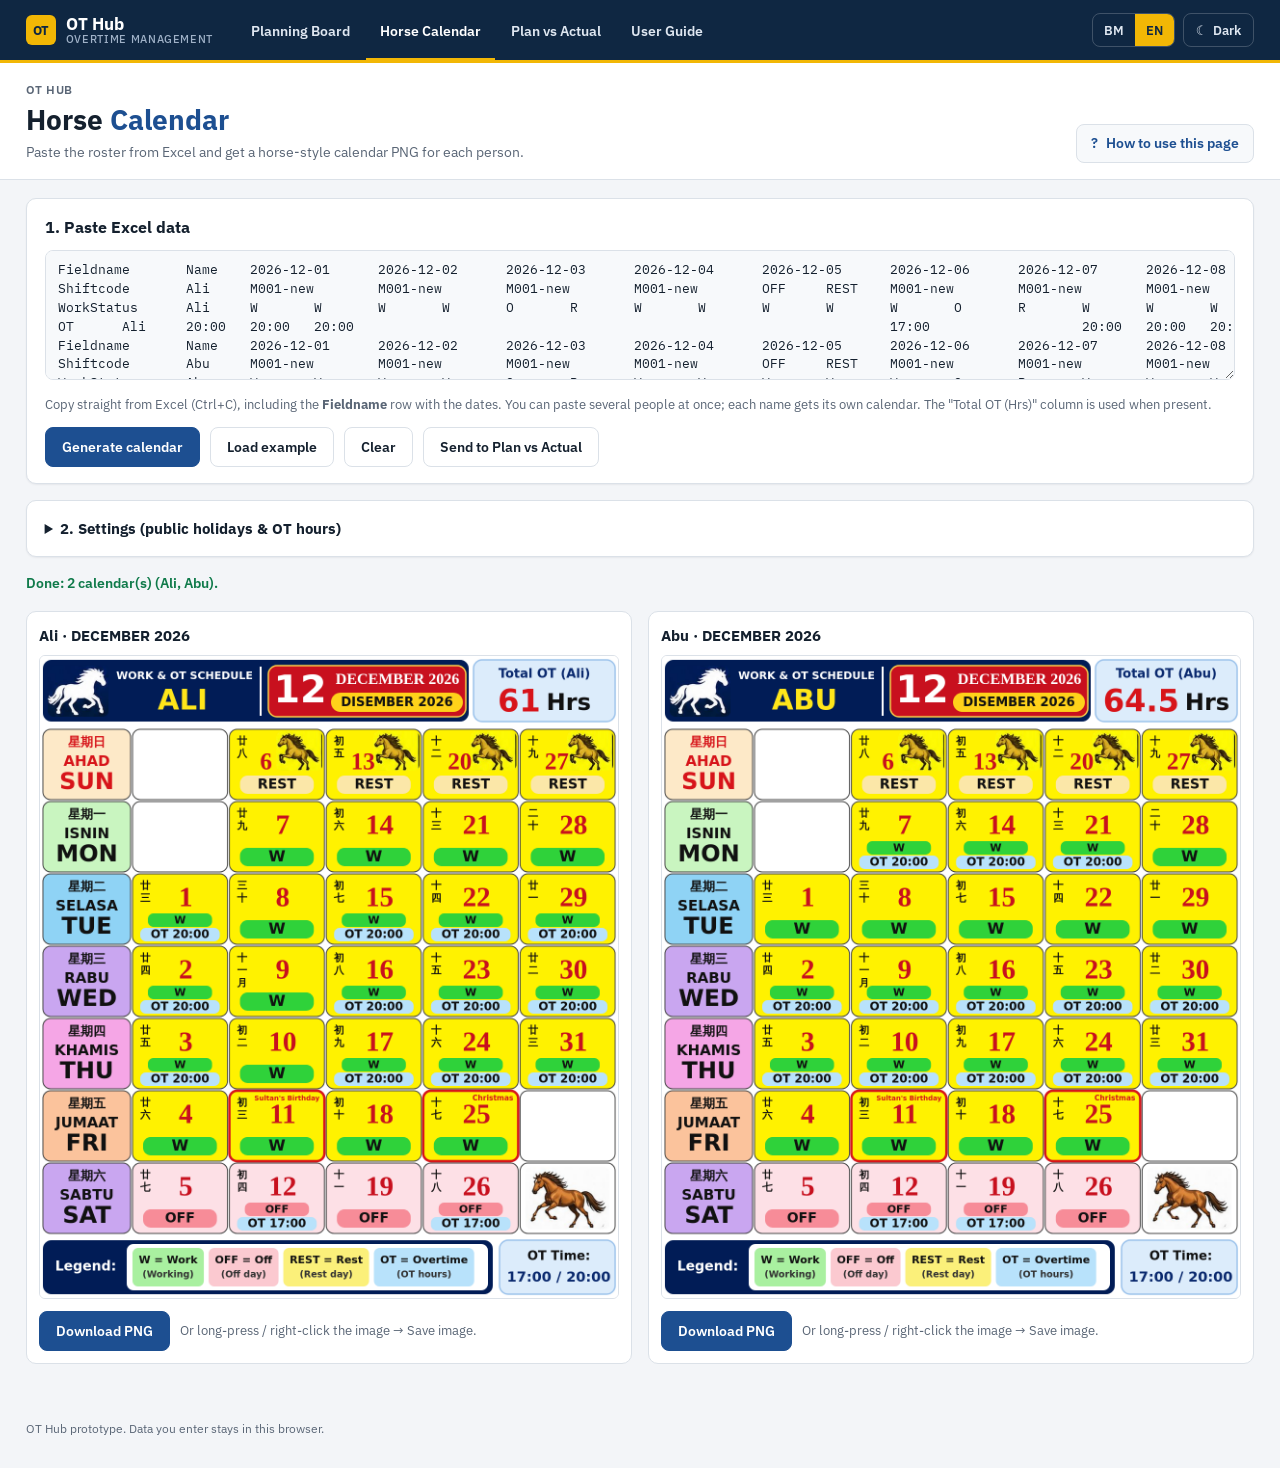
<file: calendar.html>
<!DOCTYPE html>
<html lang="en">
<head>
<meta charset="utf-8">
<meta name="viewport" content="width=device-width, initial-scale=1">
<title>Horse Calendar · OT Hub</title>
<link rel="stylesheet" href="hub.css">
<style>
.out{display:grid;gap:16px}
.cal{background:var(--card);border:1px solid var(--line);border-radius:var(--r);padding:12px}
.cal h3{margin:0 0 8px;font-size:15px}
.cal img{width:100%;max-width:900px;display:block;border-radius:6px;border:1px solid var(--line)}
.cal .row{align-items:center}
.cal .hint{margin:0}
label{font-size:14px;display:flex;gap:8px;align-items:center}
input[type=number]{width:84px}
@media(min-width:1000px){.out{grid-template-columns:1fr 1fr}}
</style>
</head>
<body data-page="calendar" data-help="guide.html#calendar">
<header id="hub"></header><script src="hub.js"></script>
<main>
  <section class="card">
    <h2 data-i="h1"></h2>
    <textarea id="src" spellcheck="false" data-ph="ph"></textarea>
    <p class="hint" data-i="hint1"></p>
    <div class="row">
      <button id="go" data-i="go"></button>
      <button class="alt" id="sample" data-i="sample"></button>
      <button class="alt" id="clear" data-i="clear"></button>
      <button class="alt" id="send" data-i="send"></button>
    </div>
  </section>

  <section class="card">
    <details>
      <summary data-i="h2"></summary>
      <p class="hint" data-i="hint2"></p>
      <textarea id="hol" style="min-height:90px">2026-12-11 Sultan's Birthday
2026-12-25 Christmas</textarea>
      <p class="hint" data-i="hint3"></p>
      <div class="row">
        <label><span data-i="lw"></span> <input type="number" id="hW" step="0.5" value="3.5"></label>
        <label><span data-i="lo"></span> <input type="number" id="hO" step="0.5" value="9.5"></label>
      </div>
    </details>
  </section>

  <p id="msg" aria-live="polite"></p>
  <section class="out" id="out"></section>
</main>

<script src="imgs.js"></script>
<script src="app.js?v=6"></script>
</body>
</html>
</file>
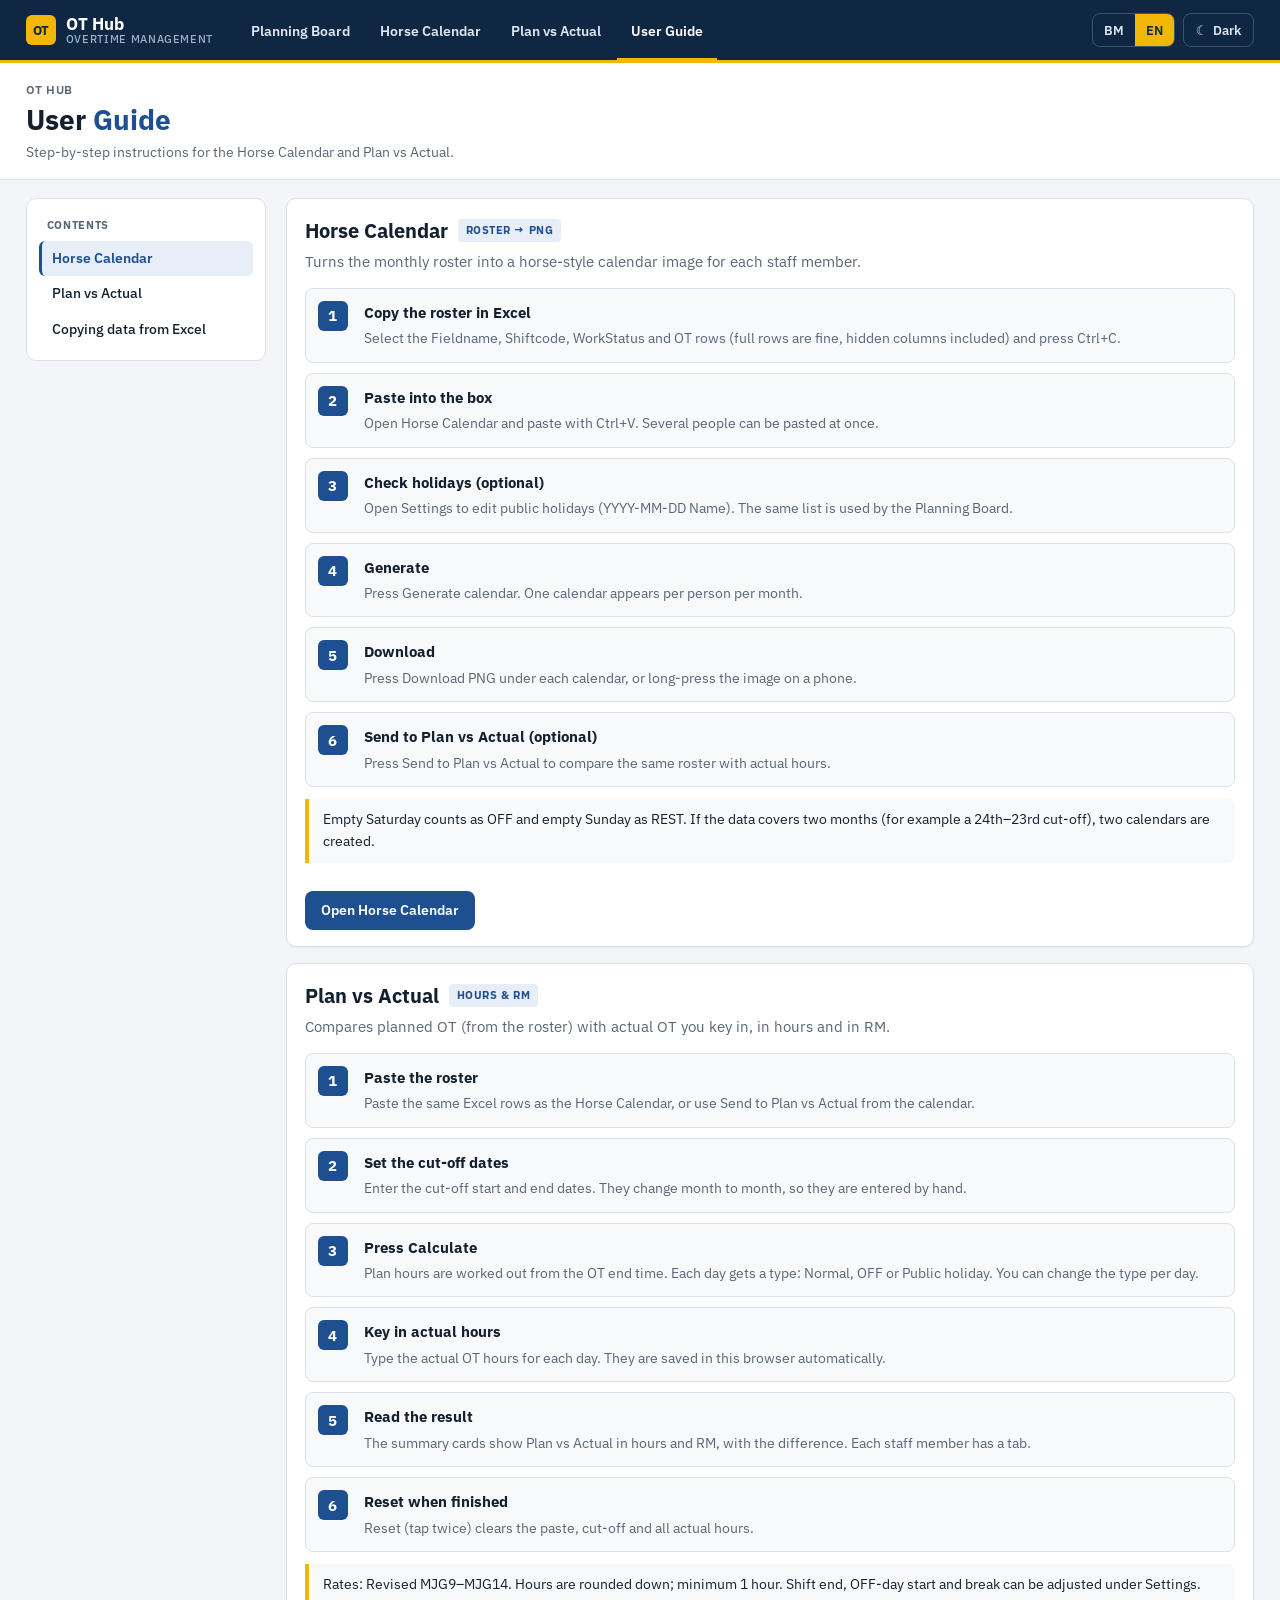
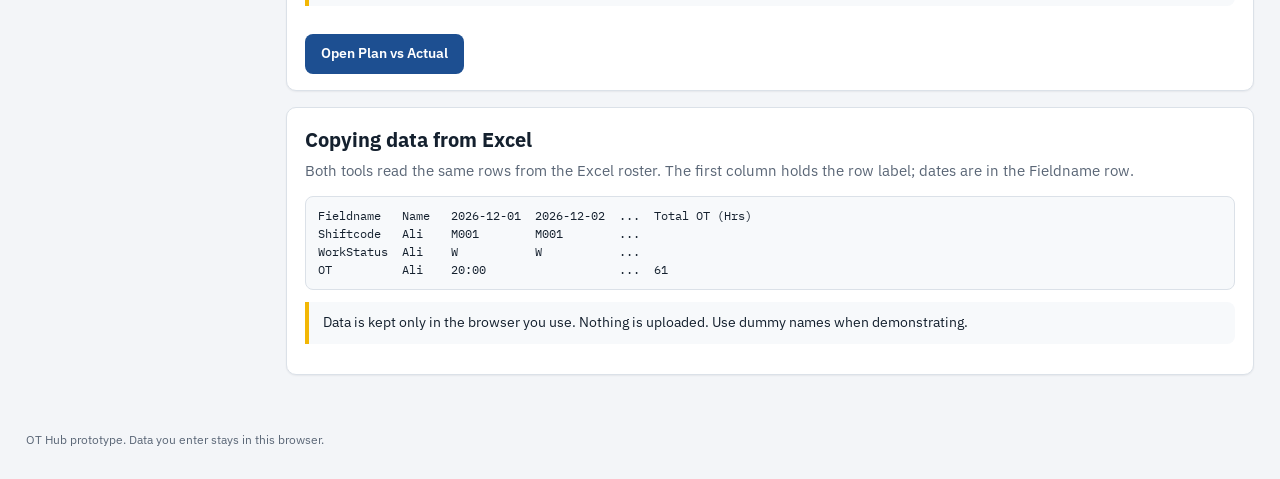
<file: guide.html>
<!DOCTYPE html>
<html lang="en">
<head>
<meta charset="utf-8">
<meta name="viewport" content="width=device-width, initial-scale=1">
<title>User Guide · OT Hub</title>
<link rel="stylesheet" href="hub.css">
<style>
.doc{display:grid;grid-template-columns:240px minmax(0,1fr);gap:20px;align-items:start}
.toc{position:sticky;top:14px;background:var(--card);border:1px solid var(--line);border-radius:var(--r);padding:12px}
.toc p{margin:6px 8px 6px;font-size:11px;font-weight:700;color:var(--mute);text-transform:uppercase;letter-spacing:.06em}
.toc a{display:block;padding:7px 10px;border-radius:6px;text-decoration:none;color:var(--ink);font-size:14px;font-weight:500;border-left:3px solid transparent}
.toc a:hover{background:var(--soft)}
.toc a.on{background:var(--priSoft);border-left-color:var(--pri);color:var(--pri);font-weight:600}
.sec{scroll-margin-top:14px}
.sec h2{font-size:20px;margin:0 0 4px;display:flex;align-items:center;gap:10px}
.sec h2 .tagp{font-size:11px;font-weight:700;padding:3px 8px;border-radius:4px;background:var(--priSoft);color:var(--pri);text-transform:uppercase;letter-spacing:.05em}
.sec .lead{color:var(--mute);margin:0 0 14px}
ol.steps{list-style:none;margin:0;padding:0;counter-reset:s;display:grid;gap:10px}
ol.steps li{counter-increment:s;display:grid;grid-template-columns:34px minmax(0,1fr);gap:12px;padding:12px;border:1px solid var(--line);border-radius:8px;background:var(--soft)}
ol.steps li::before{content:counter(s);width:30px;height:30px;border-radius:6px;background:var(--pri);color:var(--priInk);font-weight:700;display:grid;place-items:center}
ol.steps b{display:block;margin-bottom:2px}
ol.steps span{color:var(--mute);font-size:14px}
.note{margin-top:12px;padding:10px 14px;border-left:4px solid var(--accent);background:var(--soft);border-radius:0 8px 8px 0;font-size:14px}
.open{display:inline-flex;margin-top:14px;text-decoration:none;font-weight:600;font-size:14px;padding:9px 16px;border-radius:8px;background:var(--pri);color:var(--priInk)}
pre{font:12px/1.5 var(--mono);background:var(--soft);border:1px solid var(--line);border-radius:8px;padding:10px 12px;overflow:auto;margin:10px 0 0}
@media(max-width:820px){.doc{grid-template-columns:minmax(0,1fr)}.toc{position:static}}
</style>
</head>
<body data-page="guide">
<header id="hub"></header><script src="hub.js"></script>
<main>
  <div class="doc">
    <nav class="toc" aria-label="Contents">
      <p data-g="contents"></p>
      <a href="#calendar" data-g="calName"></a>
      <a href="#plan" data-g="planName"></a>
      <a href="#data" data-g="dataName"></a>
    </nav>
    <div style="display:grid;gap:16px">
      <section class="card sec" id="calendar">
        <h2><span data-g="calName"></span><span class="tagp" data-g="tag1"></span></h2>
        <p class="lead" data-g="calLead"></p>
        <ol class="steps" id="calSteps"></ol>
        <p class="note" data-g="calNote"></p>
        <a class="open" href="calendar.html" data-g="calOpen"></a>
      </section>
      <section class="card sec" id="plan">
        <h2><span data-g="planName"></span><span class="tagp" data-g="tag2"></span></h2>
        <p class="lead" data-g="planLead"></p>
        <ol class="steps" id="planSteps"></ol>
        <p class="note" data-g="planNote"></p>
        <a class="open" href="ot.html" data-g="planOpen"></a>
      </section>
      <section class="card sec" id="data">
        <h2 data-g="dataName"></h2>
        <p class="lead" data-g="dataLead"></p>
        <pre>Fieldname   Name   2026-12-01  2026-12-02  ...  Total OT (Hrs)
Shiftcode   Ali    M001        M001        ...
WorkStatus  Ali    W           W           ...
OT          Ali    20:00                   ...  61</pre>
        <p class="note" data-g="dataNote"></p>
      </section>
    </div>
  </div>
</main>
<script>
{
const G = {
 en: {contents:"Contents", calName:"Horse Calendar", planName:"Plan vs Actual", dataName:"Copying data from Excel", tag1:"Roster → PNG", tag2:"Hours & RM",
  calLead:"Turns the monthly roster into a horse-style calendar image for each staff member.",
  cal:[["Copy the roster in Excel","Select the Fieldname, Shiftcode, WorkStatus and OT rows (full rows are fine, hidden columns included) and press Ctrl+C."],
       ["Paste into the box","Open Horse Calendar and paste with Ctrl+V. Several people can be pasted at once."],
       ["Check holidays (optional)","Open Settings to edit public holidays (YYYY-MM-DD Name). The same list is used by the Planning Board."],
       ["Generate","Press Generate calendar. One calendar appears per person per month."],
       ["Download","Press Download PNG under each calendar, or long-press the image on a phone."],
       ["Send to Plan vs Actual (optional)","Press Send to Plan vs Actual to compare the same roster with actual hours."]],
  calNote:"Empty Saturday counts as OFF and empty Sunday as REST. If the data covers two months (for example a 24th–23rd cut-off), two calendars are created.",
  calOpen:"Open Horse Calendar",
  planLead:"Compares planned OT (from the roster) with actual OT you key in, in hours and in RM.",
  plan:[["Paste the roster","Paste the same Excel rows as the Horse Calendar, or use Send to Plan vs Actual from the calendar."],
        ["Set the cut-off dates","Enter the cut-off start and end dates. They change month to month, so they are entered by hand."],
        ["Press Calculate","Plan hours are worked out from the OT end time. Each day gets a type: Normal, OFF or Public holiday. You can change the type per day."],
        ["Key in actual hours","Type the actual OT hours for each day. They are saved in this browser automatically."],
        ["Read the result","The summary cards show Plan vs Actual in hours and RM, with the difference. Each staff member has a tab."],
        ["Reset when finished","Reset (tap twice) clears the paste, cut-off and all actual hours."]],
  planNote:"Rates: Revised MJG9–MJG14. Hours are rounded down; minimum 1 hour. Shift end, OFF-day start and break can be adjusted under Settings.",
  planOpen:"Open Plan vs Actual",
  dataLead:"Both tools read the same rows from the Excel roster. The first column holds the row label; dates are in the Fieldname row.",
  dataNote:"Data is kept only in the browser you use. Nothing is uploaded. Use dummy names when demonstrating."},
 ms: {contents:"Kandungan", calName:"Kalendar Kuda", planName:"Plan vs Actual", dataName:"Copy data dari Excel", tag1:"Jadual → PNG", tag2:"Jam & RM",
  calLead:"Tukar jadual bulanan kepada gambar kalendar kuda untuk setiap pekerja.",
  cal:[["Copy jadual dalam Excel","Pilih baris Fieldname, Shiftcode, WorkStatus dan OT (boleh copy baris penuh, termasuk lajur tersembunyi) dan tekan Ctrl+C."],
       ["Paste dalam kotak","Buka Kalendar Kuda dan paste dengan Ctrl+V. Boleh paste ramai orang sekali gus."],
       ["Semak cuti (pilihan)","Buka Tetapan untuk ubah cuti umum (YYYY-MM-DD Nama). Senarai sama digunakan oleh Papan Perancangan."],
       ["Jana","Tekan Jana kalendar. Satu kalendar keluar bagi setiap orang setiap bulan."],
       ["Muat turun","Tekan Download PNG di bawah setiap kalendar, atau tekan lama gambar di telefon."],
       ["Hantar ke Plan vs Actual (pilihan)","Tekan Hantar ke Plan vs Actual untuk banding jadual sama dengan jam sebenar."]],
  calNote:"Sabtu kosong dikira OFF dan Ahad kosong dikira REST. Kalau data merangkumi dua bulan (contoh cut-off 24 hingga 23), dua kalendar akan dijana.",
  calOpen:"Buka Kalendar Kuda",
  planLead:"Banding OT plan (dari jadual) dengan OT sebenar yang diisi, dalam jam dan RM.",
  plan:[["Paste jadual","Paste baris Excel yang sama seperti Kalendar Kuda, atau guna Hantar ke Plan vs Actual dari kalendar."],
        ["Isi tarikh cut-off","Masukkan tarikh mula dan tamat cut-off. Ia berubah setiap bulan, jadi diisi sendiri."],
        ["Tekan Kira","Jam plan dikira dari masa tamat OT. Setiap hari diberi jenis: Biasa, OFF atau Cuti Umum. Jenis boleh diubah setiap hari."],
        ["Isi jam sebenar","Taip jam OT sebenar bagi setiap hari. Ia disimpan dalam browser ini secara automatik."],
        ["Baca keputusan","Kad ringkasan tunjuk Plan vs Actual dalam jam dan RM, berserta bezanya. Setiap pekerja ada tab sendiri."],
        ["Reset bila selesai","Reset (tekan dua kali) padam data paste, cut-off dan semua jam sebenar."]],
  planNote:"Kadar: Revised MJG9–MJG14. Jam dibundarkan ke bawah; minimum 1 jam. Masa tamat shift, mula OFF dan rehat boleh diubah dalam Tetapan.",
  planOpen:"Buka Plan vs Actual",
  dataLead:"Kedua-dua alat baca baris yang sama dari jadual Excel. Lajur pertama ialah label baris; tarikh berada dalam baris Fieldname.",
  dataNote:"Data hanya disimpan dalam browser yang digunakan. Tiada apa dimuat naik. Guna nama contoh semasa demo."}
};
const steps = a => a.map(([t, d]) => `<li><div><b>${t}</b><span>${d}</span></div></li>`).join("");
function paint() {
  const L = G[(window.HUB && HUB.lang) || "en"] || G.en;
  document.querySelectorAll("[data-g]").forEach(e => e.textContent = L[e.dataset.g]);
  document.getElementById("calSteps").innerHTML = steps(L.cal);
  document.getElementById("planSteps").innerHTML = steps(L.plan);
}
document.addEventListener("hub:lang", paint);
paint();
const links = [...document.querySelectorAll(".toc a")];
function mark() { const h = location.hash || "#calendar"; links.forEach(a => a.classList.toggle("on", a.getAttribute("href") === h)); }
addEventListener("hashchange", mark); mark();
}
</script>
</body>
</html>
</file>
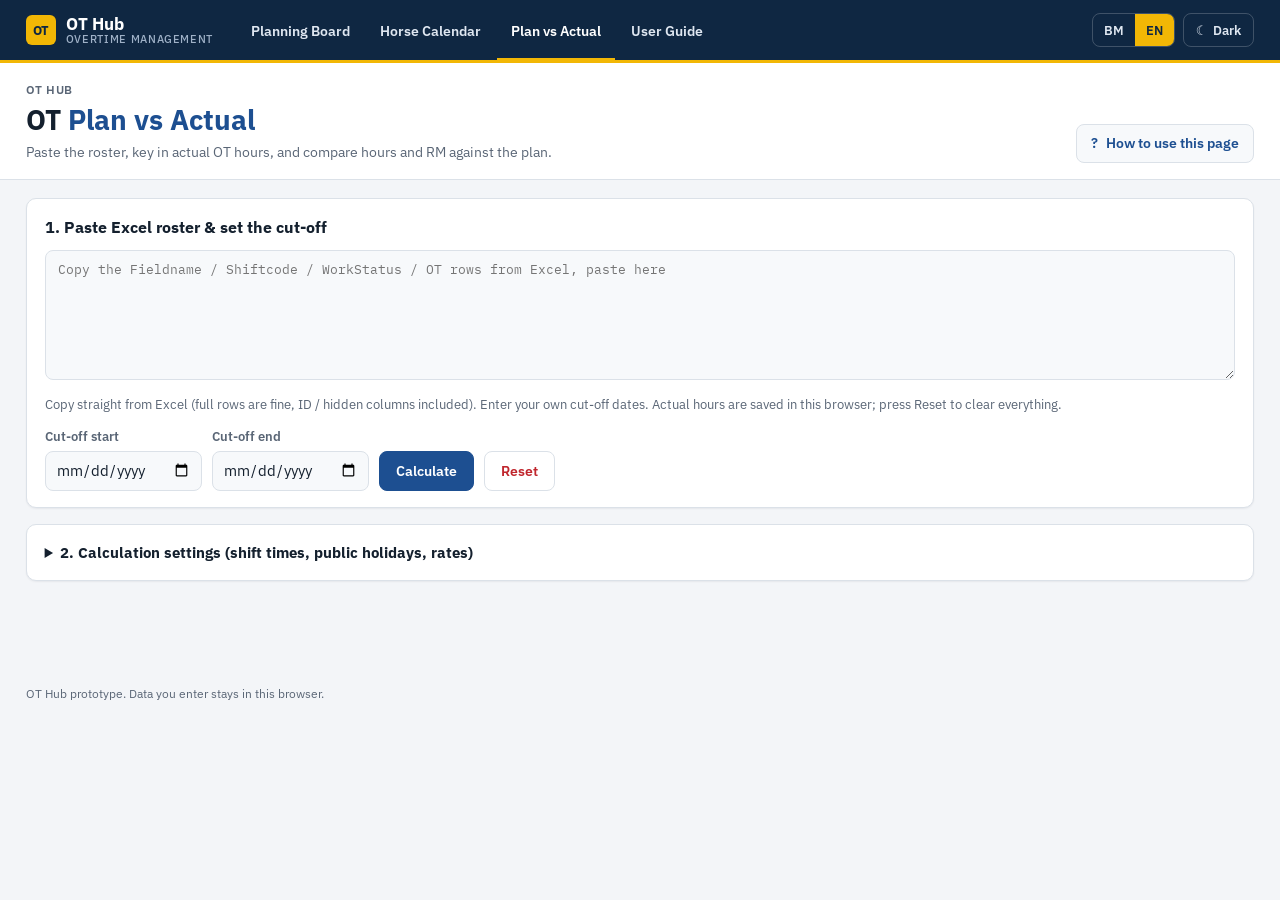
<file: ot.html>
<!DOCTYPE html>
<html lang="ms">
<head>
<meta charset="utf-8">
<meta name="viewport" content="width=device-width, initial-scale=1">
<title>Plan vs Actual · OT Hub</title>
<link rel="stylesheet" href="hub.css">
<style>
input[type=number]{width:96px}
.tabs{display:flex;gap:8px;flex-wrap:wrap}
.tabs button{background:var(--card);color:var(--ink);border:1px solid var(--line);box-shadow:none;border-radius:8px}
.tabs button.on{background:var(--pri);color:var(--priInk);border-color:var(--pri)}
.score{display:grid;grid-template-columns:repeat(auto-fit,minmax(min(100%,320px),1fr));gap:16px}
.sc{border-radius:var(--r);border:1px solid var(--line);padding:18px 20px 18px 24px;background:var(--card);box-shadow:var(--sh);position:relative;overflow:hidden}
.sc::before{content:"";position:absolute;inset:0 auto 0 0;width:5px;background:var(--blue)}
.sc h3{margin:0 0 10px;font-size:14px;color:var(--mute);font-weight:700}
.sc .big{display:grid;grid-template-columns:1fr 1fr;gap:12px}
.sc .big div{display:grid}
.sc .lab{font-size:13px;color:var(--mute);font-weight:600}
.sc .v{font-size:clamp(28px,4.4vw,40px);font-weight:800;font-variant-numeric:tabular-nums;white-space:nowrap;line-height:1.1}
.sc .v.p{color:var(--pri)}
.chip{display:inline-flex;align-items:center;gap:6px;margin-top:12px;padding:5px 12px;border-radius:999px;font-weight:800;font-size:14px;white-space:nowrap}
.chip.pos{background:#05966918;color:var(--ok)}.chip.neg{background:#dc262614;color:var(--bad)}
.bar{height:8px;border-radius:4px;background:var(--line);overflow:hidden;margin-top:12px}.bar i{display:block;height:100%;border-radius:4px;background:var(--blue)}
.ledger{background:var(--card);border:1px solid var(--line);border-radius:var(--r);box-shadow:var(--sh);overflow:hidden}
.scroll{overflow-x:auto}
table{border-collapse:collapse;width:100%;min-width:720px;font-size:15px}
th{background:var(--soft);color:var(--mute);font-weight:700;font-size:13px;padding:12px 10px;text-align:left;border-bottom:1px solid var(--line)}
th.n,td.n{text-align:right;font-variant-numeric:tabular-nums;white-space:nowrap}
td{padding:7px 10px;border-bottom:1px solid var(--line)}
tr.we td{background:var(--we)}tr.off td{background:var(--off)}tr.ph td{background:var(--ph)}
td input[type=number]{width:84px;min-height:38px;text-align:right;padding:6px 10px;background:var(--card)}
td select{min-height:36px;padding:4px 10px;border-radius:999px;font-size:14px;font-weight:600;background:var(--card)}
tr.off td select{border-color:var(--pri);color:var(--pri)}tr.ph td select{border-color:#fcd34d;color:#92400e}
:root[data-theme=dark] tr.off td select{color:#c7d2fe}:root[data-theme=dark] tr.ph td select{color:#fde68a}
td.d.pos{color:var(--ok);font-weight:800}td.d.neg{color:var(--bad);font-weight:800}
tfoot td{font-weight:700;background:var(--soft);color:var(--ink);border-top:2px solid var(--line);padding:12px 10px}
tfoot td.n{color:var(--pri)}
.legend{display:flex;flex-wrap:wrap;gap:14px;font-size:13px;color:var(--mute);padding:12px 16px}
.legend span{display:inline-flex;gap:6px;align-items:center}.legend i{width:14px;height:14px;border-radius:4px;display:inline-block;border:1px solid var(--line)}
.rates{font-size:14px;min-width:0}.rates td{padding:6px 10px}
.ds{display:none}
@media(max-width:600px){table{font-size:13px;min-width:0}td,th{padding:6px 4px}td input[type=number]{width:56px;padding:6px}td select{width:76px;font-size:12px;padding:4px 6px}.hm{display:none}.dl{display:none}.ds{display:inline}th{font-size:12px}.nav a{padding:8px 12px;font-size:13px}}
@media print{.card.in,#tabs{display:none}body{background:#fff}}
</style>
</head>
<body data-page="plan" data-help="guide.html#plan">
<header id="hub"></header><script src="hub.js"></script>
<main>
  <section class="card in">
    <h2 data-i="h1"></h2>
    <textarea id="src" spellcheck="false" data-ph="ph"></textarea>
    <p class="hint" data-i="hint1"></p>
    <div class="row">
      <label class="f"><span data-i="from"></span><input type="date" id="from"></label>
      <label class="f"><span data-i="to"></span><input type="date" id="to"></label>
      <button id="go" data-i="go"></button>
      <button class="warn" id="reset" data-i="reset"></button>
    </div>
  </section>

  <section class="card in">
    <details>
      <summary data-i="h2"></summary>
      <div class="row">
        <label class="f"><span data-i="sEnd"></span><input type="time" id="sEnd" value="17:00"></label>
        <label class="f"><span data-i="oStart"></span><input type="time" id="oStart" value="08:00"></label>
        <label class="f"><span data-i="brk"></span><input type="number" id="brk" min="0" step="0.5" value="1"></label>
      </div>
      <p class="hint" data-i="hint2"></p>
      <label class="f" style="margin-top:10px"><span data-i="hol"></span>
        <textarea id="hol" style="min-height:80px">2026-12-11 Sultan's Birthday
2026-12-25 Christmas</textarea></label>
      <h3 style="margin:14px 0 6px;font-size:15px" data-i="rt"></h3>
      <div class="scroll"><table class="rates" style="min-width:0"><tbody id="rates"></tbody></table></div>
    </details>
  </section>

  <p id="msg" aria-live="polite"></p>
  <div class="tabs" id="tabs"></div>
  <section id="out" style="display:grid;gap:14px"></section>
</main>

<script>
{
const $ = id => document.getElementById(id);
const T = {
 ms:{title:'OT <b>Plan vs Actual</b>',sub:'Paste jadual dari Excel → jam & RM plan dikira sendiri → isi jam actual → banding.',cal:'Kalendar Kuda',
  h1:'1. Paste jadual Excel & pilih cut-off',ph:'Copy baris Fieldname / Shiftcode / WorkStatus / OT dari Excel, paste di sini',
  hint1:'Copy terus dari Excel (boleh penuh, termasuk ID / lajur tersembunyi). Isi tarikh cut-off sendiri. Jam actual disimpan dalam browser ini; tekan Reset untuk kosongkan semua.',
  from:'Cut-off mula',to:'Cut-off tamat',go:'Kira',reset:'Reset',resetQ:'Tekan sekali lagi untuk padam semua',resetDone:'Semua data dikosongkan.',h2:'2. Tetapan kiraan (waktu shift, cuti umum, kadar)',
  sEnd:'Shift biasa tamat',oStart:'OT hari OFF mula',brk:'Rehat hari OFF (jam)',hint2:'Jam plan = masa tamat OT − tamat shift (hari kerja), atau − mula OFF − rehat (hari OFF/REST). Jam dibundarkan ke bawah untuk bayaran; minimum 1 jam.',
  hol:'Cuti umum (YYYY-MM-DD Nama, satu baris)',rt:'Kadar OT (Revised, MJG9–MJG14)',
  day:'Hari',date:'Tarikh',type:'Jenis',plan:'Plan (jam)',planrm:'Plan RM',act:'Actual (jam)',actrm:'Actual RM',diff:'Beza RM',total:'Jumlah',
  hrs:'Jam OT',rm:'Ringgit (RM)',tgt:'Sasaran',vs:'Actual vs Plan',left:'baki ke sasaran',
  N:'Biasa',O:'OFF',P:'Cuti Umum',
  nodata:"Tiada data dijumpai. Pastikan baris 'Fieldname' (dengan tarikh) dan baris WorkStatus / OT turut di-copy.",
  done:(n,x)=>`Siap: ${n} orang (${x}).`,legend:['Sabtu/Ahad','Hari OFF/REST','Cuti umum'],
  days:['Ahad','Isnin','Selasa','Rabu','Khamis','Jumaat','Sabtu'],
  r:[['Hari biasa','Jam 1–2: RM10/jam','Jam ke-3 ke atas: RM30/jam'],['Hari OFF','1–7 jam: RM10/jam','8–10 jam: RM12.50/jam dari jam 1; 11 jam: RM200; jam ke-12+: +RM30/jam'],['Cuti umum','1–7 jam: RM20/jam','8 jam ke atas: RM25/jam dari jam 1']]},
 en:{title:'OT <b>Plan vs Actual</b>',sub:'Paste the roster from Excel → plan hours & RM are calculated → key in actual hours → compare.',cal:'Horse Calendar',
  h1:'1. Paste Excel roster & set the cut-off',ph:'Copy the Fieldname / Shiftcode / WorkStatus / OT rows from Excel, paste here',
  hint1:'Copy straight from Excel (full rows are fine, ID / hidden columns included). Enter your own cut-off dates. Actual hours are saved in this browser; press Reset to clear everything.',
  from:'Cut-off start',to:'Cut-off end',go:'Calculate',reset:'Reset',resetQ:'Tap again to clear everything',resetDone:'All data cleared.',h2:'2. Calculation settings (shift times, public holidays, rates)',
  sEnd:'Normal shift ends',oStart:'OFF-day OT starts',brk:'OFF-day break (hrs)',hint2:'Plan hours = OT end time − shift end (work day), or − OFF start − break (OFF/REST day). Hours are rounded down for pay; minimum 1 hour.',
  hol:'Public holidays (YYYY-MM-DD Name, one per line)',rt:'OT rates (Revised, MJG9–MJG14)',
  day:'Day',date:'Date',type:'Type',plan:'Plan (hrs)',planrm:'Plan RM',act:'Actual (hrs)',actrm:'Actual RM',diff:'Diff RM',total:'Total',
  hrs:'OT hours',rm:'Ringgit (RM)',tgt:'Target',vs:'Actual vs Plan',left:'remaining',
  N:'Normal',O:'OFF',P:'Public holiday',
  nodata:"No data found. Make sure the 'Fieldname' row (with dates) and the WorkStatus / OT rows are copied too.",
  done:(n,x)=>`Done: ${n} person(s) (${x}).`,legend:['Sat/Sun','OFF/REST day','Public holiday'],
  days:['Sunday','Monday','Tuesday','Wednesday','Thursday','Friday','Saturday'],
  r:[['Normal day','Hours 1–2: RM10/hr','From the 3rd hour: RM30/hr'],['OFF day','1–7 hrs: RM10/hr','8–10 hrs: RM12.50/hr from hour 1; 11 hrs: RM200; 12th hr+: +RM30/hr'],['Public holiday','1–7 hrs: RM20/hr','8 hrs and above: RM25/hr from hour 1']]}
};
let LANG='ms'; try{LANG=new URLSearchParams(location.search).get('lang')||localStorage.getItem('kk-lang')||'en'}catch(e){} if(!T[LANG])LANG='en';
let L=T[LANG];

// ---------- pay rules (Revised OT allowance MJG9–MJG14) ----------
function pay(type, hrs) {
  const h = Math.floor(+hrs || 0);
  if (h < 1) return 0;
  if (type === 'P') return h <= 7 ? 20 * h : 25 * h;
  if (type === 'O') { if (h <= 7) return 10 * h; if (h <= 10) return 12.5 * h; return 200 + 30 * (h - 11); }
  return h <= 2 ? 10 * h : 20 + 30 * (h - 2);
}

// ---------- roster parser (same as Kalendar Kuda) ----------
function parse(text) {
  const blocks = [];
  for (const raw of text.split(/\r?\n/)) {
    if (!raw.trim()) continue;
    let c = (raw.includes("\t") ? raw.split("\t") : raw.trim().split(/\s{2,}/)).map(v => (v || "").trim());
    const KEYS = ["fieldname", "shiftcode", "workstatus", "ot"], norm = v => (v || "").toLowerCase().replace(/\s+/g, "");
    const ki = c.findIndex((v, i) => i < 8 && KEYS.includes(norm(v)));
    if (ki < 0) continue;
    c = c.slice(ki); const key = norm(c[0]);
    if (key === "fieldname") {
      const dates = {}; let nameCol = -1;
      c.forEach((v, i) => { const m = v.match(/(\d{4})-(\d{1,2})-(\d{1,2})/); if (m) dates[i] = iso(+m[1], +m[2] - 1, +m[3]); else if (/^name$/i.test(v) && nameCol < 0) nameCol = i; });
      if (Object.keys(dates).length) blocks.push({c, dates, nameCol, rows: []});
      continue;
    }
    if (blocks.length && key !== "fieldname") blocks[blocks.length - 1].rows.push({key, c});
  }
  const people = {}, order = []; let lastName = "";
  for (const B of blocks) {
    const idx = Object.keys(B.dates).map(Number), d0 = Math.min(...idx);
    const ws = B.rows.find(r => r.key === "workstatus");
    const lenOff = B.rows.length ? Math.max(0, B.rows[0].c.length - B.c.length) : 0;
    let off = lenOff;
    if (ws) { let best = -1; for (let o = 0; o <= 6; o++) { let sc = 0; for (const i of idx) if (/^[A-Za-z]{1,3}$/.test(ws.c[i + o] || "")) sc++; if (sc > best || (sc === best && o === lenOff)) { best = sc; off = o; } } }
    const nameOf = c => { if (B.nameCol >= 0) { const v = c[B.nameCol + off] || ""; if (v && !/^\d+$/.test(v)) return v; } for (let i = 1; i < d0 + off; i++) { const v = c[i] || ""; if (v && !/^[\d.]+$/.test(v)) return v; } return ""; };
    let bName = ""; for (const R of B.rows) { const n = nameOf(R.c); if (n) { bName = n; break; } }
    for (const R of B.rows) {
      const nm = nameOf(R.c) || bName || lastName; if (!nm) continue; lastName = nm;
      if (!people[nm]) { people[nm] = {name: nm, days: {}}; order.push(nm); }
      for (const [i, k] of Object.entries(B.dates)) {
        const v = R.c[+i + off] || ""; const D = people[nm].days[k] || (people[nm].days[k] = {ws: "", shift: "", ot: ""});
        if (R.key === "workstatus") D.ws = v.toUpperCase(); else if (R.key === "shiftcode") D.shift = v.toUpperCase();
        else D.ot = /^\d{1,2}[:.]\d{2}$/.test(v) ? v.replace(".", ":").padStart(5, "0") : "";
      }
    }
  }
  return order.map(n => people[n]);
}
function iso(y, m, d) { return `${y}-${String(m + 1).padStart(2, '0')}-${String(d).padStart(2, '0')}`; }
const mins = t => { const [h, m] = (t || '0:0').split(':').map(Number); return h * 60 + m; };
const isOff = (D, k) => (D && (D.ws === 'O' || D.ws === 'R' || D.shift === 'OFF' || D.shift === 'REST')) || ((!D || (!D.ws && !D.shift)) && k && [0, 6].includes(new Date(k + 'T12:00').getDay()));
function planHours(D, k) {
  if (!D || !D.ot) return 0;
  const end = mins(D.ot);
  let h = isOff(D, k) ? (end - mins($('oStart').value)) / 60 - (+$('brk').value || 0) : (end - mins($('sEnd').value)) / 60;
  return Math.max(0, Math.round(h * 100) / 100);
}
function holidays() { const h = {}; for (const l of $('hol').value.split(/\r?\n/)) { const m = l.match(/(\d{4})-(\d{1,2})-(\d{1,2})\s*(.*)/); if (m) h[iso(+m[1], +m[2] - 1, +m[3])] = m[4].trim(); } return h; }

// ---------- storage (per viewer browser) ----------
const S = { get(k, d) { try { const v = localStorage.getItem('ot:' + k); return v === null ? d : JSON.parse(v); } catch (e) { return d; } },
            set(k, v) { try { localStorage.setItem('ot:' + k, JSON.stringify(v)); } catch (e) {} } };

const fmtRM = v => 'RM' + (Math.round(v * 100) / 100).toLocaleString('en-MY', {minimumFractionDigits: 0, maximumFractionDigits: 2});
const fmtH = v => (Math.round(v * 100) / 100).toString();
const esc = s => String(s).replace(/[&<>"']/g, c => ({'&': '&amp;', '<': '&lt;', '>': '&gt;', '"': '&quot;', "'": '&#39;'}[c]));
let PEOPLE = [], CUR = 0;

function dateList() {
  const a = $('from').value, b = $('to').value; if (!a || !b) return [];
  const out = []; let d = new Date(a + 'T12:00'); const e = new Date(b + 'T12:00');
  while (d <= e && out.length < 62) { out.push(iso(d.getFullYear(), d.getMonth(), d.getDate())); d.setDate(d.getDate() + 1); }
  return out;
}
function calc(P) {
  const hol = holidays(), rows = [];
  for (const k of dateList()) {
    const D = P.days[k], dow = new Date(k + 'T12:00').getDay();
    const autoType = hol[k] !== undefined ? 'P' : isOff(D, k) ? 'O' : 'N';
    const type = S.get(`type:${P.name}:${k}`, autoType);
    const ph = planHours(D, k);
    const a = S.get(`act:${P.name}:${k}`, '');
    rows.push({k, dow, D, type, autoType, ph, pp: pay(type, ph), a, ap: a === '' ? 0 : pay(type, a), hol: hol[k]});
  }
  return rows;
}
function render() {
  const out = $('out'); out.textContent = '';
  if (!PEOPLE.length) return;
  const P = PEOPLE[CUR], rows = calc(P);
  const sum = (f) => rows.reduce((s, r) => s + f(r), 0);
  const tp = sum(r => r.ph), ta = sum(r => +r.a || 0), tpp = sum(r => r.pp), tap = sum(r => r.ap);
  const dH = ta - tp, dR = tap - tpp;
  const sign = v => (v > 0 ? '+' : '') ;
  const score = document.createElement('div'); score.className = 'score';
  score.innerHTML = `
   <div class="sc"><h3>${L.hrs}</h3><div class="big"><div><span class="lab">Plan</span><span class="v p">${fmtH(tp)}</span></div><div><span class="lab">Actual</span><span class="v">${fmtH(ta)}</span></div></div>
     <span class="chip ${dH >= 0 ? 'pos' : 'neg'}">${L.vs}: ${sign(dH)}${fmtH(dH)} h</span><div class="bar"><i style="width:${Math.min(100, tp ? ta / tp * 100 : 0)}%"></i></div></div>
   <div class="sc"><h3>${L.rm}</h3><div class="big"><div><span class="lab">Plan</span><span class="v p">${fmtRM(tpp)}</span></div><div><span class="lab">Actual</span><span class="v">${fmtRM(tap)}</span></div></div>
     <span class="chip ${dR >= 0 ? 'pos' : 'neg'}">${L.vs}: ${dR >= 0 ? '+' : '−'}${fmtRM(Math.abs(dR))}</span><div class="bar"><i style="width:${Math.min(100, tpp ? tap / tpp * 100 : 0)}%"></i></div></div>`;
  out.append(score);

  const led = document.createElement('div'); led.className = 'ledger'; const wrap = document.createElement('div'); wrap.className = 'scroll'; led.append(wrap);
  const opt = (v, cur) => `<option value="${v}" ${v === cur ? 'selected' : ''}>${L[v]}</option>`;
  wrap.innerHTML = `<table><thead><tr><th>${L.day}</th><th>${L.date}</th><th>${L.type}</th><th class="n">${L.plan}</th><th class="n hm">${L.planrm}</th><th class="n">${L.act}</th><th class="n">${L.actrm}</th><th class="n hm">${L.diff}</th></tr></thead><tbody>${
    rows.map(r => { const cls = r.type === 'P' ? 'ph' : r.type === 'O' ? 'off' : (r.dow === 0 || r.dow === 6 ? 'we' : ''); const df = r.ap - r.pp;
      return `<tr class="${cls}"><td><span class="dl">${L.days[r.dow]}${r.hol ? ' · ' + esc(r.hol) : ''}</span><span class="ds">${L.days[r.dow].slice(0,3)}</span></td><td class="n">${r.k.slice(8)}/${r.k.slice(5, 7)}</td>
      <td><select data-t="${r.k}">${opt('N', r.type)}${opt('O', r.type)}${opt('P', r.type)}</select></td>
      <td class="n">${r.ph ? fmtH(r.ph) + (r.D && r.D.ot ? ` <small style="color:var(--mute)">(${r.D.ot})</small>` : '') : ''}</td><td class="n hm">${r.pp ? fmtRM(r.pp) : ''}</td>
      <td class="n"><input type="number" inputmode="decimal" min="0" step="0.5" data-a="${r.k}" value="${esc(r.a)}" aria-label="Actual ${r.k}"></td>
      <td class="n">${r.a !== '' ? fmtRM(r.ap) : ''}</td><td class="n hm ${df >= 0 ? 'pos' : 'neg'} d">${r.a !== '' || r.pp ? (df >= 0 ? '+' : '−') + fmtRM(Math.abs(df)) : ''}</td></tr>`; }).join('')
  }</tbody><tfoot><tr><td colspan="3">${L.total}</td><td class="n">${fmtH(tp)}</td><td class="n hm">${fmtRM(tpp)}</td><td class="n">${fmtH(ta)}</td><td class="n">${fmtRM(tap)}</td><td class="n hm">${dR >= 0 ? '+' : '−'}${fmtRM(Math.abs(dR))}</td></tr></tfoot></table>`;
  out.append(led);
  const lg = document.createElement('div'); lg.className = 'legend';
  lg.innerHTML = [['var(--we)', L.legend[0]], ['var(--off)', L.legend[1]], ['var(--ph)', L.legend[2]]].map(([c, t]) => `<span><i style="background:${c}"></i>${t}</span>`).join('');
  led.append(lg);

  wrap.querySelectorAll('[data-a]').forEach(inp => inp.onchange = () => { S.set(`act:${P.name}:${inp.dataset.a}`, inp.value === '' ? '' : +inp.value); const y = scrollY; render(); scrollTo(0, y); });
  wrap.querySelectorAll('[data-t]').forEach(sel => sel.onchange = () => { S.set(`type:${P.name}:${sel.dataset.t}`, sel.value); const y = scrollY; render(); scrollTo(0, y); });
}
function tabs() {
  const t = $('tabs'); t.innerHTML = PEOPLE.length > 1 ? PEOPLE.map((p, i) => `<button class="${i === CUR ? 'on' : ''}" data-i2="${i}">${esc(p.name)}</button>`).join('') : '';
  t.querySelectorAll('button').forEach(b => b.onclick = () => { CUR = +b.dataset.i2; tabs(); render(); });
}
function run() {
  const msg = $('msg'); msg.className = ''; msg.textContent = '';
  ['src', 'from', 'to', 'sEnd', 'oStart', 'brk', 'hol'].forEach(id => S.set('f:' + id, $(id).value));
  PEOPLE = parse($('src').value).filter(p => Object.keys(p.days).length);
  if (!PEOPLE.length) { msg.className = 'err'; msg.textContent = L.nodata; $('out').textContent = ''; $('tabs').textContent = ''; return; }
  if (!$('from').value || !$('to').value) {
    const all = PEOPLE.flatMap(p => Object.keys(p.days)).sort();
    if (!$('from').value) $('from').value = all[0]; if (!$('to').value) $('to').value = all[all.length - 1];
  }
  if (CUR >= PEOPLE.length) CUR = 0;
  msg.textContent = L.done(PEOPLE.length, PEOPLE.map(p => p.name).join(', '));
  tabs(); render();
}
function applyLang() {
  L = T[LANG]; document.documentElement.lang = LANG;
  document.querySelectorAll('[data-i]').forEach(e => e.innerHTML = L[e.dataset.i]);
  document.querySelectorAll('[data-ph]').forEach(e => e.placeholder = L[e.dataset.ph]);
  document.querySelectorAll('[data-l]').forEach(b => b.classList.toggle('on', b.dataset.l === LANG));
  $('rates').innerHTML = L.r.map(r => `<tr><td><b>${r[0]}</b></td><td>${r[1]}</td><td>${r[2]}</td></tr>`).join('');
  if (PEOPLE.length) run();
}
document.querySelectorAll('[data-l]').forEach(b => b.onclick = () => { LANG = b.dataset.l; try { localStorage.setItem('kk-lang', LANG); } catch (e) {} applyLang(); });
['src', 'from', 'to', 'sEnd', 'oStart', 'brk', 'hol'].forEach(id => { const v = S.get('f:' + id, null); if (v !== null) $(id).value = v; });
$('go').onclick = run;
let armT = null;
$('reset').onclick = () => {
  const b = $('reset');
  if (!b.classList.contains('arm')) { b.classList.add('arm'); b.textContent = L.resetQ; clearTimeout(armT); armT = setTimeout(() => { b.classList.remove('arm'); b.textContent = L.reset; }, 4000); return; }
  clearTimeout(armT); b.classList.remove('arm'); b.textContent = L.reset;
  try { Object.keys(localStorage).filter(k => k.startsWith('ot:')).forEach(k => localStorage.removeItem(k)); } catch (e) {}
  $('src').value = ''; $('from').value = ''; $('to').value = '';
  PEOPLE = []; CUR = 0; $('out').textContent = ''; $('tabs').textContent = '';
  const m = $('msg'); m.className = ''; m.textContent = L.resetDone;
};
['from', 'to', 'sEnd', 'oStart', 'brk', 'hol'].forEach(id => $(id).addEventListener('change', () => { if (PEOPLE.length) run(); }));
applyLang();
if ($('src').value.trim()) run();
}
</script>
</body>
</html>
</file>
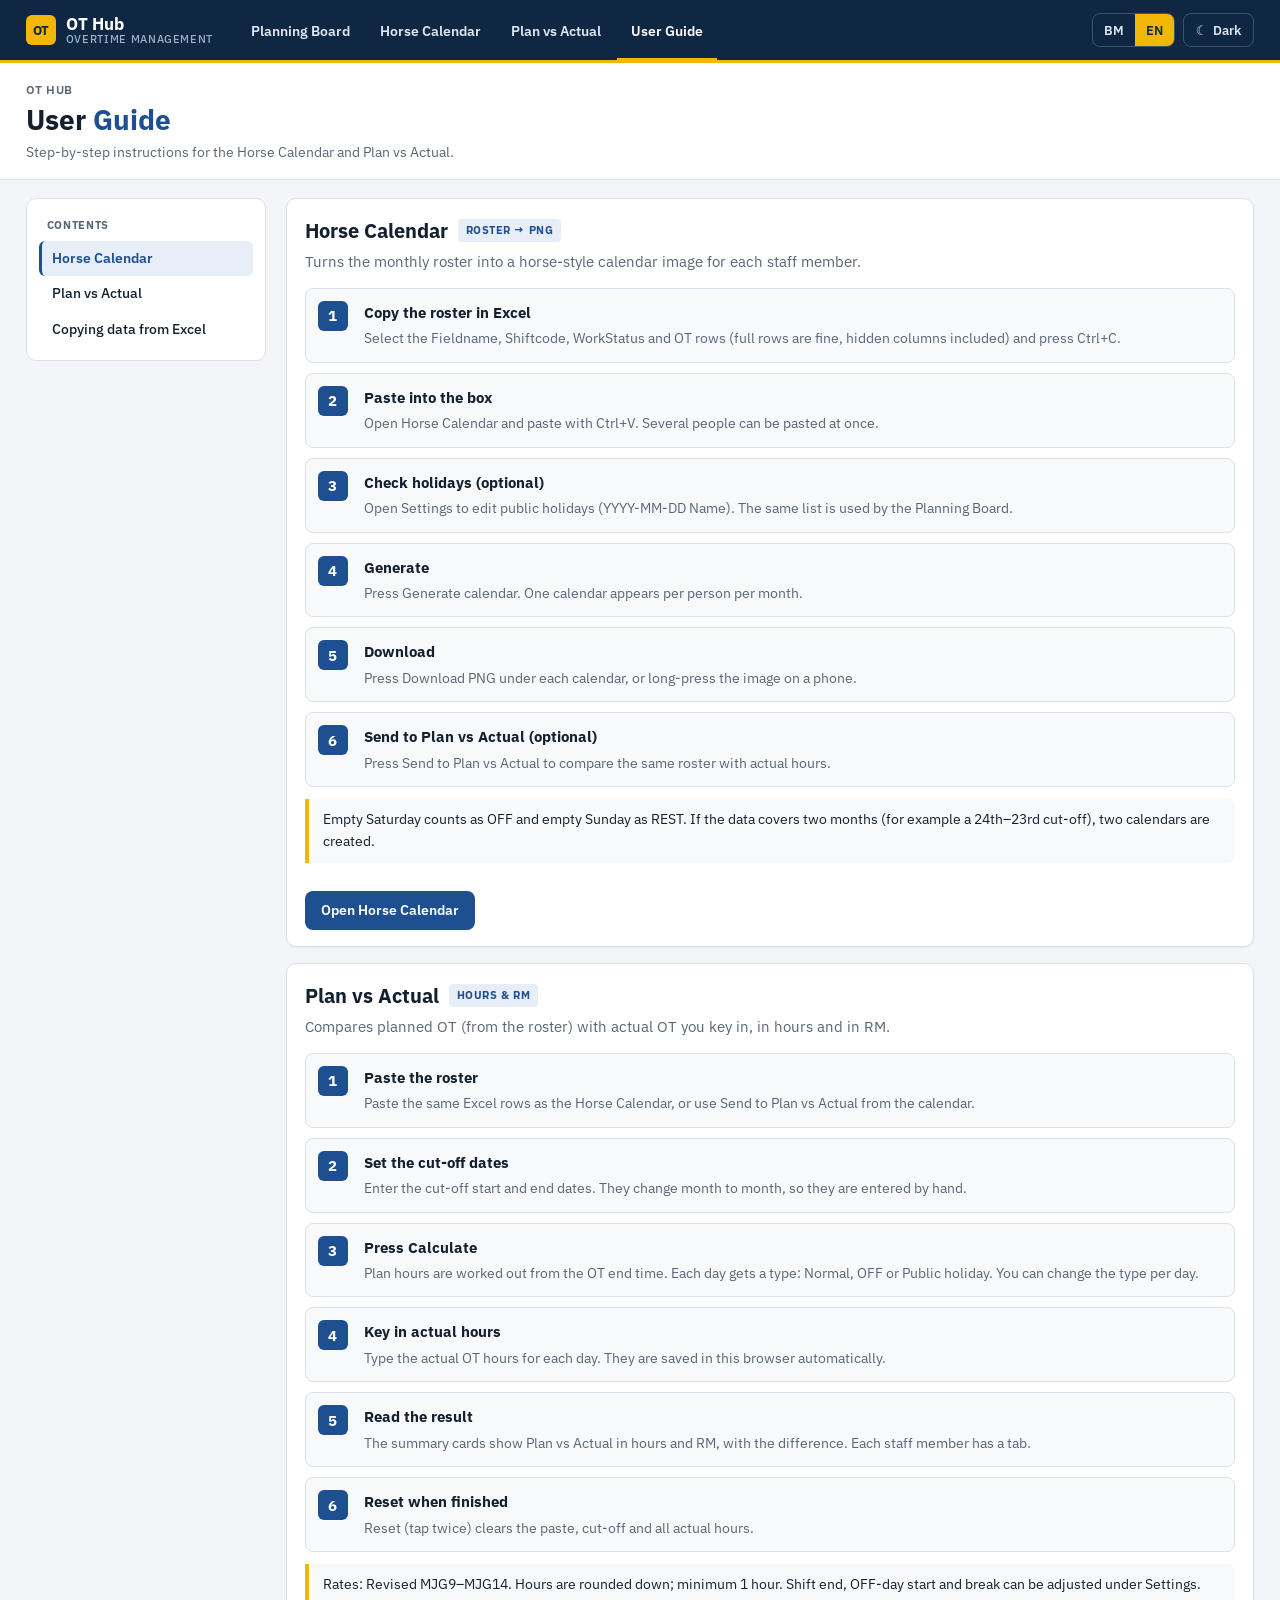
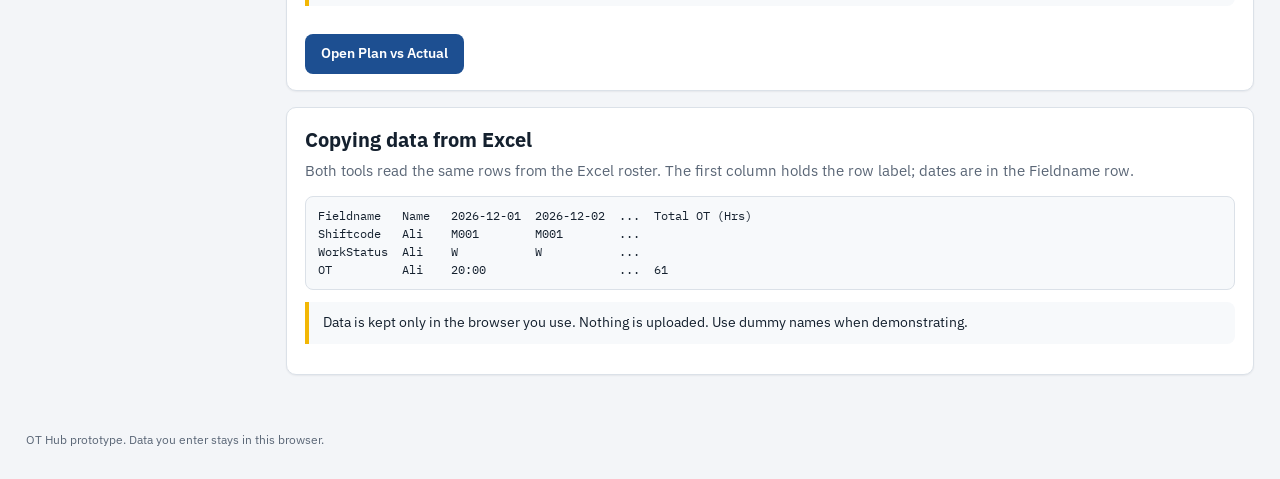
<file: sop.html>
<!DOCTYPE html>
<html lang="en"><head><meta charset="utf-8"><title>User Guide · OT Hub</title>
<meta http-equiv="refresh" content="0; url=guide.html#calendar">
<script>location.replace("guide.html#calendar");</script></head>
<body><p><a href="guide.html#calendar">User Guide</a></p></body></html>
</file>
<file: hub.css>
/* OT Hub shared design system: one look for every page.
   Industrial, calm, high contrast. Light + dark themes via [data-theme] on <html>. */
@import url('https://fonts.googleapis.com/css2?family=IBM+Plex+Sans:wght@400;500;600;700&family=IBM+Plex+Mono:wght@400;600&display=swap');
:root{
  color-scheme:light;
  --bg:#f3f5f8;--card:#ffffff;--soft:#f7f9fb;--ink:#14202e;--mute:#5a6676;--line:#dbe1e8;--line2:#c9d1db;
  --pri:#1d4f91;--priInk:#ffffff;--priSoft:#e7eef8;
  --bar:#0f2742;--barInk:#dfe7f1;--barMute:#9fb1c7;--accent:#f2b705;
  --ok:#0f7a4a;--bad:#c0262d;--warn:#a15c00;
  --ot:#f6c90e;--otInk:#2b2400;
  --we:#eef1f5;--off:#eef2fb;--ph:#fdecee;--phInk:#b4232c;
  --navy:#0f2742;--blue:#1d4f91;--red:#1d4f91;--yel:#f2b705;
  --sh:0 1px 2px rgba(16,24,40,.06);
  --r:10px;
  --font:"IBM Plex Sans",system-ui,-apple-system,"Segoe UI",Roboto,sans-serif;
  --mono:"IBM Plex Mono",Consolas,ui-monospace,monospace;
}
:root[data-theme=dark]{
  color-scheme:dark;
  --bg:#0d131a;--card:#141c26;--soft:#18222e;--ink:#e4eaf1;--mute:#93a1b2;--line:#253242;--line2:#30405330;
  --pri:#5b93db;--priInk:#08121e;--priSoft:#1a2a3e;
  --bar:#0a1622;--barInk:#dfe7f1;--barMute:#8094aa;
  --ok:#3fbf7f;--bad:#f0666c;--warn:#e3a33b;
  --ot:#e8bd1a;--otInk:#1f1a00;
  --we:#18212c;--off:#172236;--ph:#2c1a1f;--phInk:#ff8a90;
  --navy:#0a1622;--blue:#5b93db;--red:#5b93db;
  --sh:none;
}
*{box-sizing:border-box}
html{-webkit-text-size-adjust:100%}
body{margin:0;background:var(--bg);color:var(--ink);font:15px/1.55 var(--font)}
a{color:var(--pri)}

/* ---------- top bar ---------- */
.hub-bar{background:var(--bar);color:var(--barInk);border-bottom:3px solid var(--accent)}
.hub-in{max-width:1400px;margin:0 auto;padding:0 max(2vw,14px);display:flex;align-items:center;gap:18px;min-height:60px;flex-wrap:wrap}
.hub-brand{display:flex;align-items:center;gap:10px;color:#fff;text-decoration:none;margin-right:6px}
.hub-logo{width:30px;height:30px;border-radius:6px;background:var(--accent);color:#0f2742;display:grid;place-items:center;font:700 13px var(--font);letter-spacing:-.5px}
.hub-name{font-weight:700;font-size:17px;line-height:1.1}
.hub-name small{display:block;font-weight:500;font-size:11px;color:var(--barMute);letter-spacing:.06em;text-transform:uppercase}
.hub-nav{display:flex;gap:2px;flex-wrap:wrap;flex:1}
.hub-nav a{color:var(--barInk);text-decoration:none;font-weight:600;font-size:14px;padding:19px 14px 16px;border-bottom:3px solid transparent;margin-bottom:-3px;white-space:nowrap}
.hub-nav a:hover{color:#fff;background:#ffffff0d}
.hub-nav a.on{color:#fff;border-bottom-color:var(--accent)}
.hub-tools{display:flex;gap:8px;align-items:center}
.hub-seg{display:flex;border:1px solid #ffffff33;border-radius:8px;overflow:hidden}
.hub-seg button{font:600 13px var(--font);min-height:32px;padding:0 11px;border:0;background:transparent;color:var(--barInk);cursor:pointer;box-shadow:none;border-radius:0}
.hub-seg button.on{background:var(--accent);color:#0f2742}
.hub-theme{font:600 13px var(--font);min-height:34px;padding:0 12px;border-radius:8px;border:1px solid #ffffff33;background:transparent;color:var(--barInk);cursor:pointer;box-shadow:none;display:inline-flex;align-items:center;gap:6px}
.hub-theme:hover,.hub-seg button:hover:not(.on){background:#ffffff14}
@media(max-width:860px){.hub-nav{order:3;flex-basis:100%;overflow-x:auto;flex-wrap:nowrap}.hub-nav a{padding:10px 12px 9px}.hub-tools{margin-left:auto}}

/* ---------- page head ---------- */
.hub-head{background:var(--card);border-bottom:1px solid var(--line)}
.hub-head .hub-in{min-height:0;padding-top:18px;padding-bottom:16px;justify-content:space-between;align-items:flex-end}
.hub-crumb{font-size:12px;color:var(--mute);font-weight:600;letter-spacing:.04em;text-transform:uppercase;margin:0 0 4px}
.hub-head h1{margin:0;font-size:clamp(22px,3vw,28px);line-height:1.15;font-weight:700}
.hub-head h1 b{font-weight:700;color:var(--pri)}
.hub-head p.sub{margin:6px 0 0;color:var(--mute);font-size:14px;max-width:780px}
.hub-help{display:inline-flex;align-items:center;gap:8px;font-weight:600;font-size:14px;color:var(--pri);text-decoration:none;border:1px solid var(--line2);border-color:var(--line);background:var(--soft);padding:8px 14px;border-radius:8px;white-space:nowrap}
.hub-help:hover{border-color:var(--pri)}

/* ---------- layout + components ---------- */
main{max-width:1400px;margin:0 auto;padding:18px max(2vw,14px) 56px;display:grid;grid-template-columns:minmax(0,1fr);gap:16px}
.card{background:var(--card);border:1px solid var(--line);border-radius:var(--r);padding:16px 18px;box-shadow:var(--sh)}
.card h2{margin:0 0 10px;font-size:16px;font-weight:700}
.hint{color:var(--mute);font-size:13px;margin:8px 0 0}
.row{display:flex;flex-wrap:wrap;gap:10px;align-items:end;margin-top:12px}
button{font:600 14px var(--font);min-height:40px;padding:0 16px;border-radius:8px;border:1px solid var(--pri);cursor:pointer;background:var(--pri);color:var(--priInk);box-shadow:none}
button:hover{filter:brightness(1.07)}
button.alt{background:var(--card);color:var(--ink);border:1px solid var(--line)}
button.alt:hover{border-color:var(--pri);filter:none}
button.warn{background:var(--card);color:var(--bad);border:1px solid var(--line)}
button.warn.arm{background:var(--bad);color:#fff;border-color:var(--bad)}
button:focus-visible,input:focus-visible,textarea:focus-visible,select:focus-visible,a:focus-visible{outline:3px solid var(--accent);outline-offset:2px}
textarea{width:100%;min-height:130px;font:13px/1.45 var(--mono);padding:10px 12px;border-radius:8px;border:1px solid var(--line);background:var(--soft);color:var(--ink);white-space:pre;overflow:auto}
input,select{font:15px var(--font);padding:7px 10px;border-radius:8px;border:1px solid var(--line);background:var(--soft);color:var(--ink);min-height:40px}
label.f{display:grid;gap:4px;font-size:13px;font-weight:600;color:var(--mute)}
details summary{cursor:pointer;font-weight:700}
code{font:13px var(--mono);background:var(--soft);border:1px solid var(--line);border-radius:4px;padding:0 4px}
#msg{font-weight:600;margin:0;font-size:14px;color:var(--ok)}#msg.err{color:var(--bad)}
.hub-foot{max-width:1400px;margin:0 auto;padding:0 max(2vw,14px) 30px;color:var(--mute);font-size:12px}
@media print{.hub-bar,.hub-help{display:none}}
</file>
